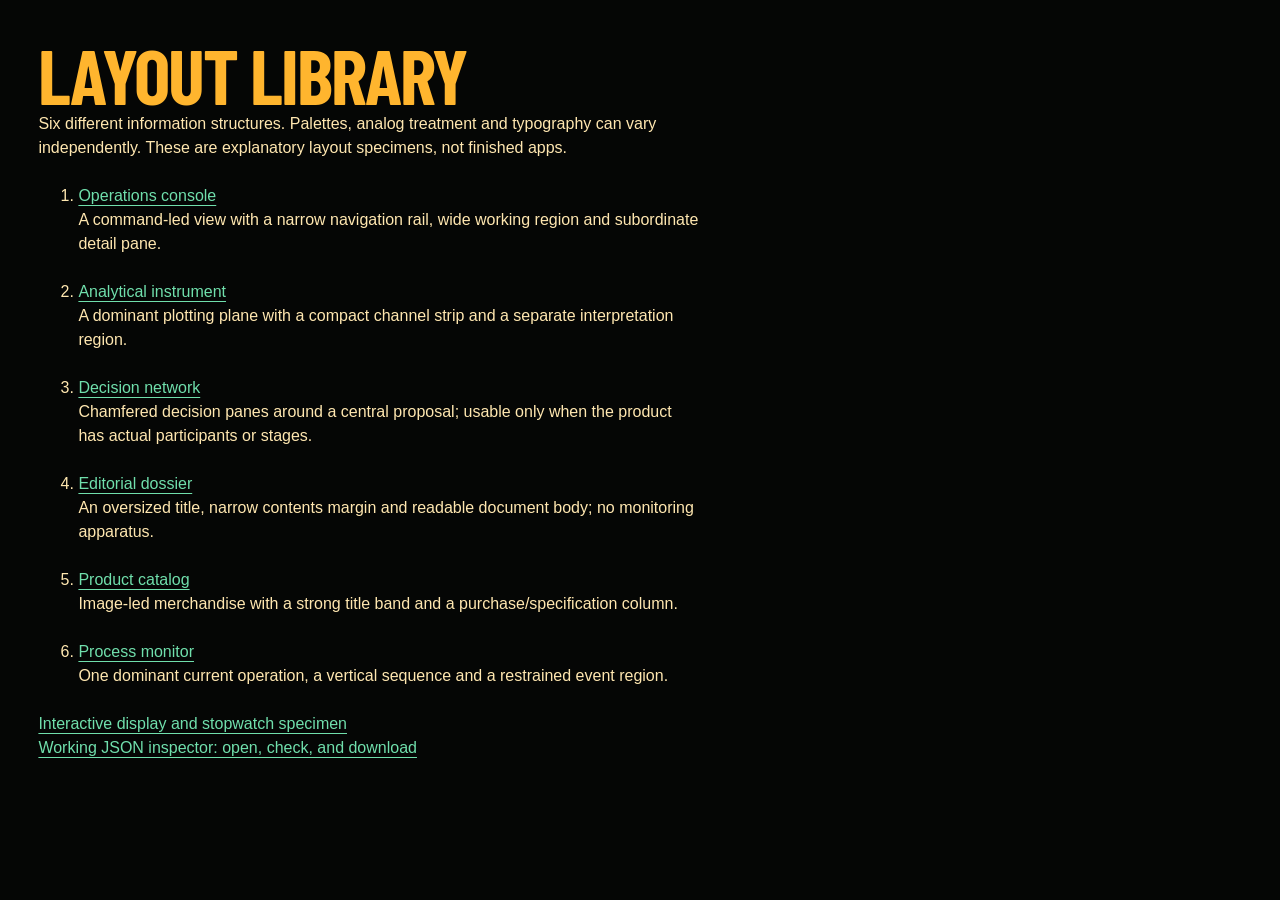
<file: evangelion-ui/assets/templates/index.html>
<!doctype html><html lang="en"><head><meta charset="utf-8"><meta name="viewport" content="width=device-width,initial-scale=1"><title>Evangelion layout library</title><link rel="stylesheet" href="../evangelion.css"><style>body{margin:0}li{margin-block:24px}p{max-width:70ch}</style></head><body class="eva"><main class="eva-content"><h1 class="eva-title">Layout library</h1><p>Six different information structures. Palettes, analog treatment and typography can vary independently. These are explanatory layout specimens, not finished apps.</p><ol><li><a href="operations.html">Operations console</a><p>A command-led view with a narrow navigation rail, wide working region and subordinate detail pane.</p></li><li><a href="analysis.html">Analytical instrument</a><p>A dominant plotting plane with a compact channel strip and a separate interpretation region.</p></li><li><a href="approval.html">Decision network</a><p>Chamfered decision panes around a central proposal; usable only when the product has actual participants or stages.</p></li><li><a href="dossier.html">Editorial dossier</a><p>An oversized title, narrow contents margin and readable document body; no monitoring apparatus.</p></li><li><a href="catalog.html">Product catalog</a><p>Image-led merchandise with a strong title band and a purchase/specification column.</p></li><li><a href="process.html">Process monitor</a><p>One dominant current operation, a vertical sequence and a restrained event region.</p></li></ol><p><a href="../specimen.html">Interactive display and stopwatch specimen</a></p><p><a href="../inspector.html">Working JSON inspector: open, check, and download</a></p></main></body></html>
</file>
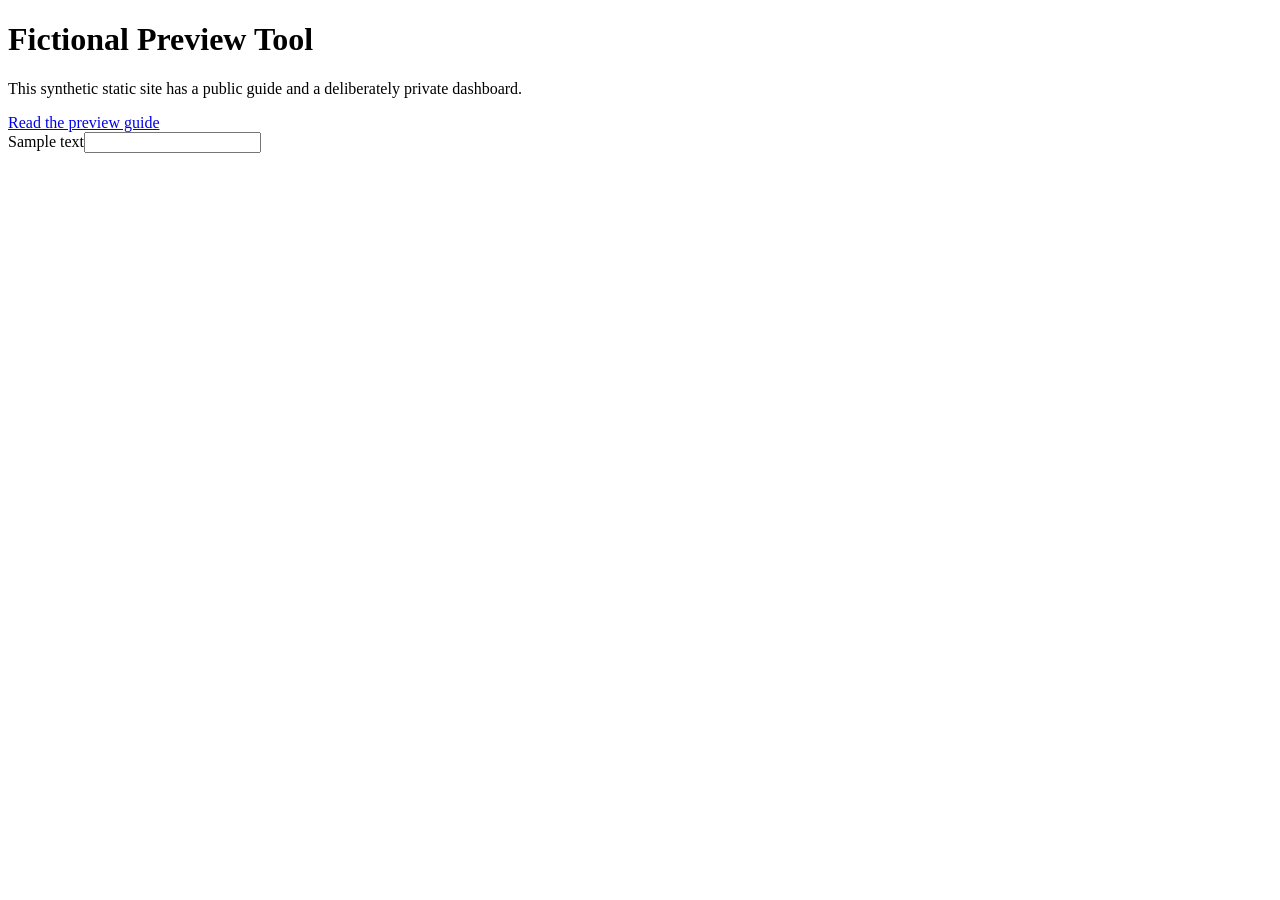
<file: goosnav-seo-optimization/evals/fixtures/site/index.html>
<!doctype html>
<html lang="en">
<head>
<meta charset="utf-8">
<title>Fictional Preview Tool</title>
<meta name="description" content="Preview sample text locally in this fictional tool.">
<meta name="robots" content="noindex">
<link rel="canonical" href="https://seo-fixture.example.invalid/">
</head>
<body>
<h1>Fictional Preview Tool</h1>
<p>This synthetic static site has a public guide and a deliberately private dashboard.</p>
<nav><a href="/missing-guide/">Read the preview guide</a></nav>
<label for="preview">Sample text</label><input id="preview">
<p id="result" aria-live="polite"></p>
<script>
document.querySelector('#preview').addEventListener('input', (event) => {
  document.querySelector('#result').textContent = event.target.value;
});
</script>
</body>
</html>
</file>
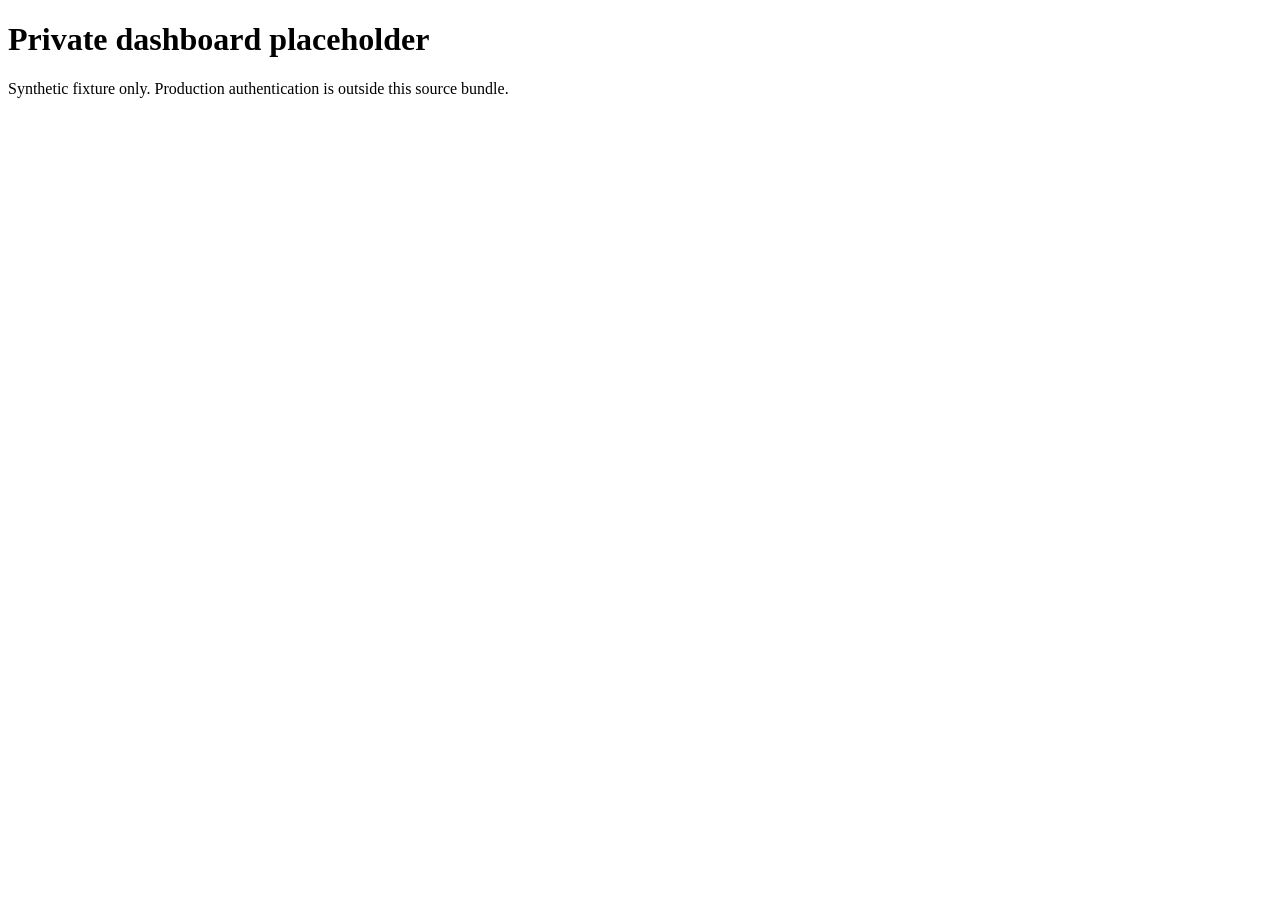
<file: goosnav-seo-optimization/evals/fixtures/site/dashboard/index.html>
<!doctype html>
<html lang="en">
<head><meta charset="utf-8"><title>Private dashboard fixture</title><meta name="robots" content="noindex"></head>
<body><h1>Private dashboard placeholder</h1><p>Synthetic fixture only. Production authentication is outside this source bundle.</p></body>
</html>
</file>
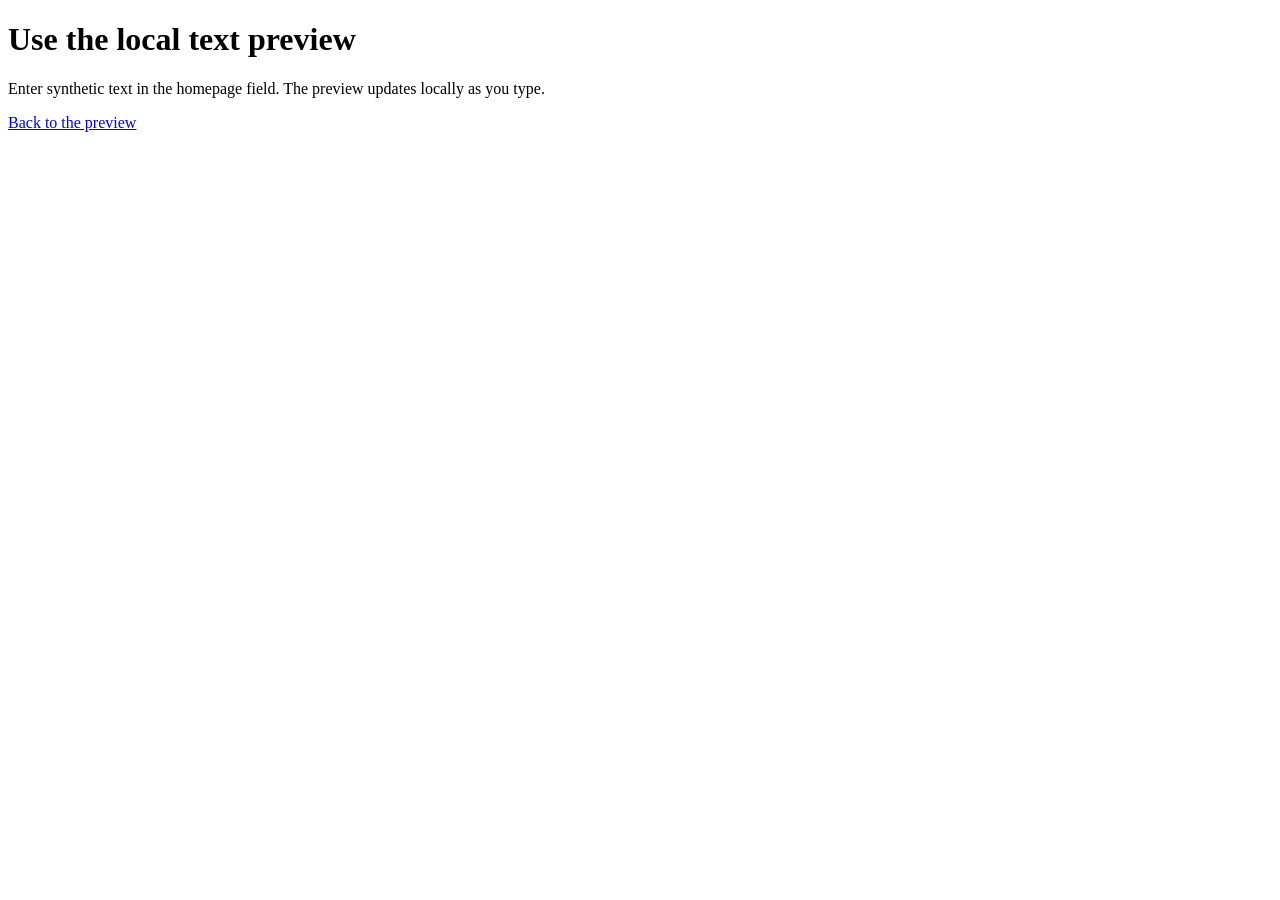
<file: goosnav-seo-optimization/evals/fixtures/site/guide/index.html>
<!doctype html>
<html lang="en">
<head>
<meta charset="utf-8">
<title>Fictional Preview Tool</title>
<meta name="description" content="Preview sample text locally in this fictional tool.">
<meta name="robots" content="noindex">
<link rel="canonical" href="https://seo-fixture.example.invalid/">
</head>
<body>
<h1>Use the local text preview</h1>
<p>Enter synthetic text in the homepage field. The preview updates locally as you type.</p>
<a href="/">Back to the preview</a>
</body>
</html>
</file>
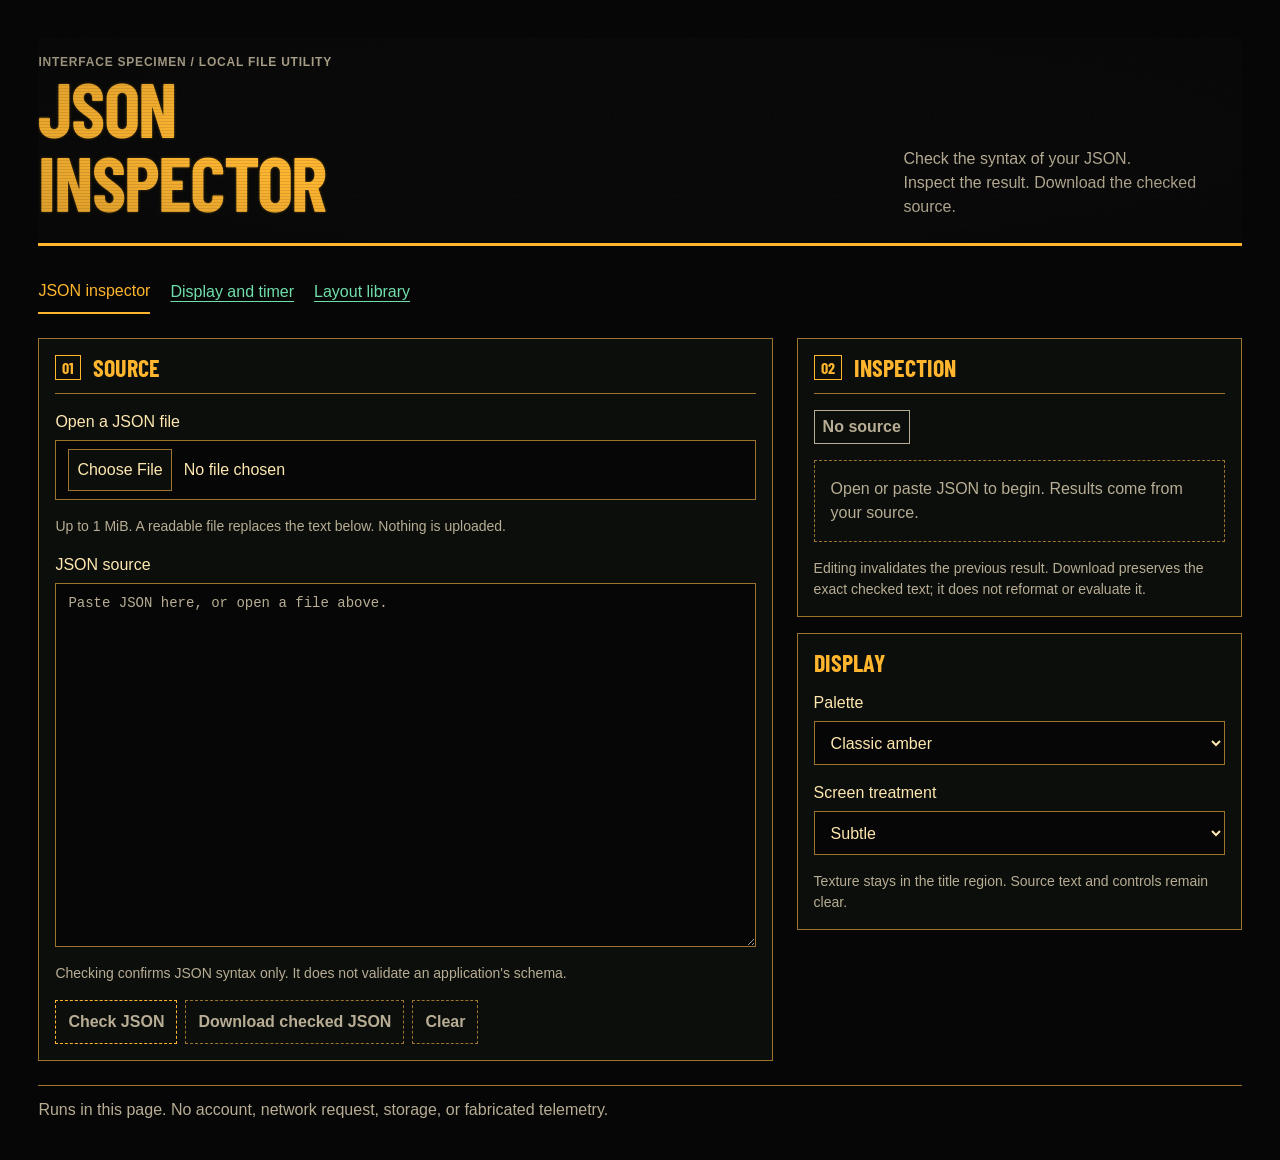
<file: evangelion-ui/assets/inspector.html>
<!doctype html>
<html lang="en">
<head>
  <meta charset="utf-8">
  <meta name="viewport" content="width=device-width,initial-scale=1">
  <title>JSON Inspector / Evangelion UI</title>
  <link rel="stylesheet" href="evangelion.css">
  <link rel="stylesheet" href="inspector.css">
  <script src="inspector.js" defer></script>
</head>
<body class="eva" data-palette="classic-amber" data-analog="subtle">
  <main class="eva-content">
    <header class="eva-header eva-screen inspector-header">
      <div>
        <p class="eva-label">Interface specimen / Local file utility</p>
        <h1 class="eva-title eva-emission">JSON<br>Inspector</h1>
      </div>
      <p class="inspector-intro">Check the syntax of your JSON.<br>Inspect the result. Download the checked source.</p>
    </header>
    <nav class="eva-nav" aria-label="Specimens">
      <a href="inspector.html" aria-current="page">JSON inspector</a>
      <a href="specimen.html">Display and timer</a>
      <a href="templates/index.html">Layout library</a>
    </nav>
    <div class="inspector-layout">
      <section class="eva-panel eva-stack" aria-labelledby="source-title">
        <div class="eva-panel-title">
          <span class="eva-plate" aria-hidden="true">01</span>
          <h2 class="eva-heading" id="source-title">Source</h2>
        </div>
        <label class="eva-field" for="source-file">
          <span>Open a JSON file</span>
          <input id="source-file" type="file" accept=".json,application/json" aria-describedby="file-help">
        </label>
        <p id="file-help" class="eva-help">Up to 1 MiB. A readable file replaces the text below. Nothing is uploaded.</p>
        <label class="eva-field" for="source">
          <span>JSON source</span>
          <textarea class="eva-code" id="source" rows="15" spellcheck="false" autocomplete="off" aria-invalid="false" aria-describedby="source-help source-error" placeholder="Paste JSON here, or open a file above."></textarea>
        </label>
        <p id="source-help" class="eva-help">Checking confirms JSON syntax only. It does not validate an application's schema.</p>
        <p id="source-error" class="eva-field-error" role="alert"></p>
        <div class="eva-controls">
          <button id="check" class="eva-button-primary" type="button" disabled>Check JSON</button>
          <button id="download" type="button" disabled>Download checked JSON</button>
          <button id="clear" type="button" disabled>Clear</button>
        </div>
      </section>
      <aside class="eva-stack" aria-labelledby="result-title">
        <section class="eva-panel eva-stack">
          <div class="eva-panel-title">
            <span class="eva-plate" aria-hidden="true">02</span>
            <h2 id="result-title" class="eva-heading">Inspection</h2>
          </div>
          <p><span id="status" class="eva-status" data-state="unknown" role="status" aria-live="polite" aria-atomic="true">No source</span></p>
          <p id="empty" class="eva-empty">Open or paste JSON to begin. Results come from your source.</p>
          <dl id="summary" class="inspector-summary" hidden>
            <div><dt>UTF-8 size</dt><dd id="bytes">—</dd></div>
            <div><dt>Top-level type</dt><dd id="kind">—</dd></div>
            <div><dt id="entries-label">Top-level entries</dt><dd id="entries">—</dd></div>
          </dl>
          <p class="eva-help">Editing invalidates the previous result. Download preserves the exact checked text; it does not reformat or evaluate it.</p>
        </section>
        <section class="eva-panel eva-stack" aria-labelledby="display-title">
          <h2 id="display-title" class="eva-heading">Display</h2>
          <label class="eva-field" for="palette">Palette
            <select id="palette">
              <option value="classic-amber">Classic amber</option>
              <option value="terminal-green">Terminal green</option>
              <option value="ice-blue">Ice blue</option>
              <option value="unit-purple">Unit purple</option>
            </select>
          </label>
          <label class="eva-field" for="analog">Screen treatment
            <select id="analog">
              <option value="off">Off</option>
              <option value="subtle" selected>Subtle</option>
              <option value="cinematic">Cinematic</option>
            </select>
          </label>
          <p class="eva-help">Texture stays in the title region. Source text and controls remain clear.</p>
        </section>
      </aside>
    </div>
    <footer class="eva-footer">Runs in this page. No account, network request, storage, or fabricated telemetry.</footer>
    <noscript><p class="eva-alert">Enable JavaScript to check and download JSON. This specimen uses no server.</p></noscript>
  </main>
</body>
</html>
</file>
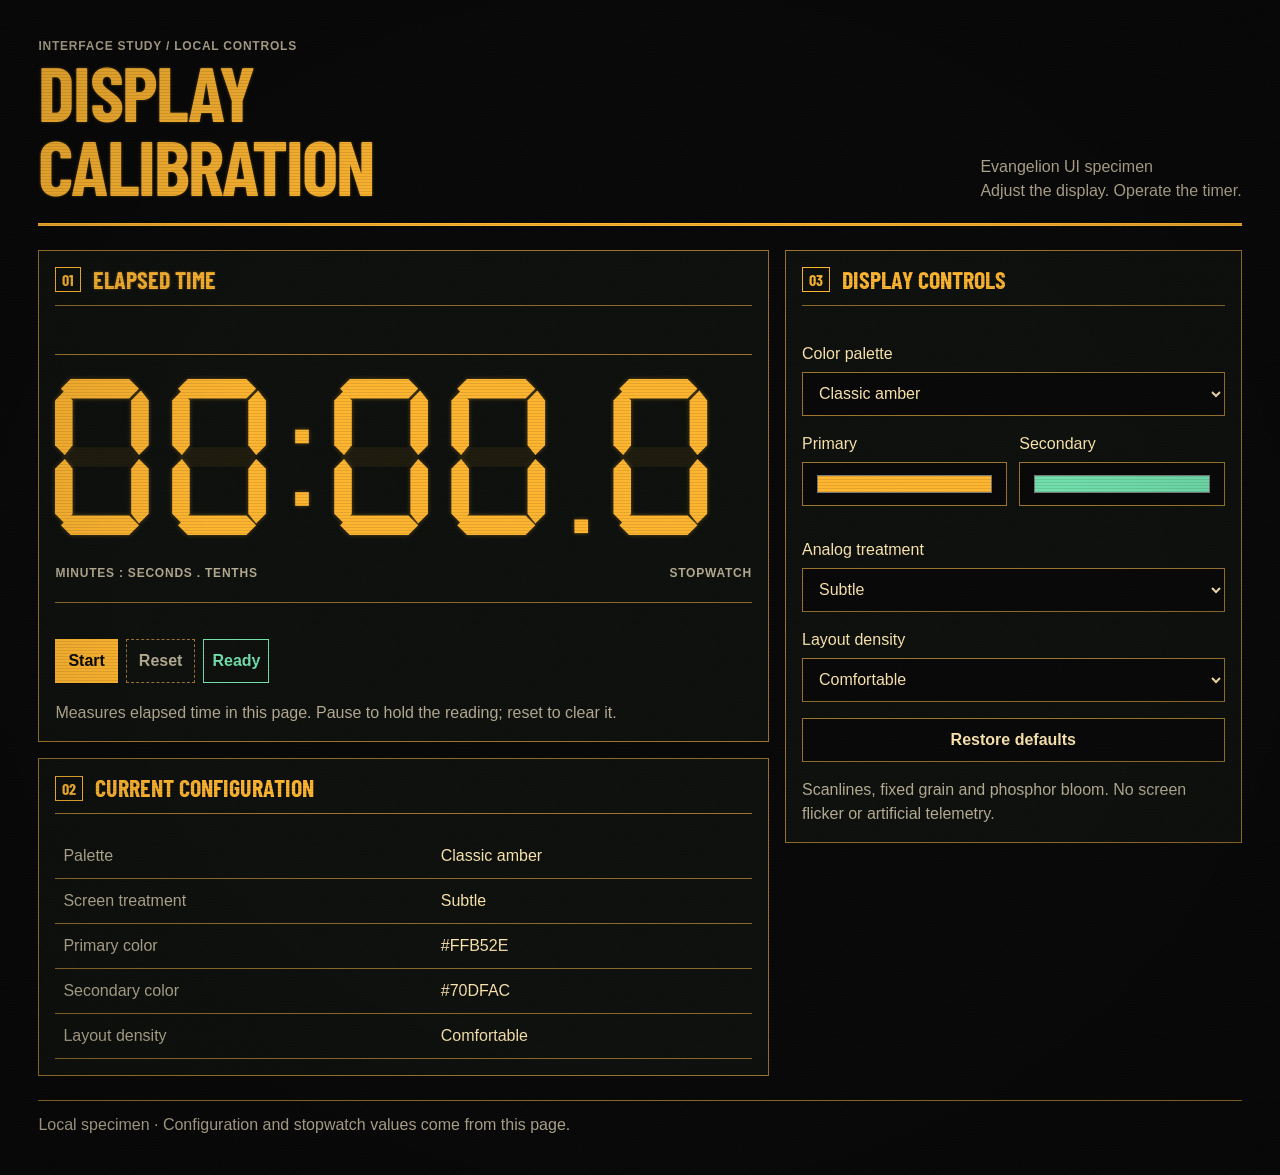
<file: evangelion-ui/assets/specimen.html>
<!doctype html>
<html lang="en"><head><meta charset="utf-8"><meta name="viewport" content="width=device-width,initial-scale=1"><title>Display / Instrument Study</title><link rel="stylesheet" href="evangelion.css"><style>body{margin:0;background:#050605}.instrument{padding-block:28px 36px}.segment-time{width:100%;max-width:660px;height:auto;color:var(--eva-primary);filter:drop-shadow(0 0 2px color-mix(in srgb,var(--eva-primary) 35%,transparent))}.eva[data-analog=off] .segment-time{filter:none}.sr-only{position:absolute;width:1px;height:1px;padding:0;margin:-1px;overflow:hidden;clip-path:inset(50%);white-space:nowrap}.reading-caption{display:flex;justify-content:space-between;gap:12px;margin-top:12px}.color-fields{display:grid;grid-template-columns:1fr 1fr;gap:12px}.eva input[type=color]{width:100%;padding:4px}.note{max-width:62ch}.instrument-lines{border-block:1px solid var(--eva-border);padding-block:20px}.field-row{display:flex;align-items:center;gap:10px;min-height:44px}.segment-time path{fill:currentColor}@media(forced-colors:active){.segment-time{filter:none}}@media print{.segment-time{filter:none}}</style></head>
<body><main class="eva eva-screen" id="display" data-palette="classic-amber" data-analog="subtle" data-density="comfortable"><div class="eva-content">
<header class="eva-header"><div><p class="eva-label">Interface study / Local controls</p><h1 class="eva-title eva-emission">Display<br>Calibration</h1></div><p class="note eva-muted">Evangelion UI specimen<br>Adjust the display. Operate the timer.</p></header>
<div class="eva-grid"><div class="eva-stack"><section class="eva-panel" aria-labelledby="timer-title"><div class="eva-panel-title"><span class="eva-plate">01</span><h2 id="timer-title" class="eva-heading eva-emission">Elapsed time</h2></div><div class="instrument"><div class="instrument-lines"><svg id="digits" class="segment-time" viewBox="0 0 400 88" role="img" aria-label="0 minutes, 0 seconds, 0 tenths"><title>Elapsed time</title></svg><div class="reading-caption eva-label"><span>Minutes : Seconds . Tenths</span><span>Stopwatch</span></div></div></div><div class="eva-controls"><button id="start" class="eva-button-primary">Start</button><button id="reset" disabled>Reset</button><span class="eva-status" id="timer-state" role="status">Ready</span></div><p class="eva-muted" style="margin-top:18px">Measures elapsed time in this page. Pause to hold the reading; reset to clear it.</p></section>
<section class="eva-panel" aria-labelledby="summary-title"><div class="eva-panel-title"><span class="eva-plate">02</span><h2 id="summary-title" class="eva-heading">Current configuration</h2></div><table class="eva-table"><tbody><tr><th scope="row">Palette</th><td id="palette-value">Classic amber</td></tr><tr><th scope="row">Screen treatment</th><td id="analog-value">Subtle</td></tr><tr><th scope="row">Primary color</th><td id="primary-value">#FFB52E</td></tr><tr><th scope="row">Secondary color</th><td id="secondary-value">#70DFAC</td></tr><tr><th scope="row">Layout density</th><td id="density-value">Comfortable</td></tr></tbody></table></section></div>
<section class="eva-panel eva-stack" aria-labelledby="controls-title"><div class="eva-panel-title"><span class="eva-plate">03</span><h2 id="controls-title" class="eva-heading">Display controls</h2></div><label class="eva-field">Color palette<select id="palette"><option value="classic-amber">Classic amber</option><option value="terminal-green">Terminal green</option><option value="ice-blue">Ice blue</option><option value="unit-purple">Unit purple</option><option value="custom">Custom</option></select></label><div class="color-fields"><label class="eva-field">Primary<input id="primary" type="color" value="#ffb52e"></label><label class="eva-field">Secondary<input id="secondary" type="color" value="#70dfac"></label></div><p id="color-error" role="status" style="color:var(--eva-danger)"></p><label class="eva-field">Analog treatment<select id="analog"><option value="off">Off</option><option value="subtle" selected>Subtle</option><option value="cinematic">Cinematic</option></select></label><label class="eva-field">Layout density<select id="density"><option value="comfortable">Comfortable</option><option value="compact">Compact</option></select></label><button id="restore">Restore defaults</button><p class="eva-muted">Scanlines, fixed grain and phosphor bloom. No screen flicker or artificial telemetry.</p></section></div>
<footer class="eva-footer">Local specimen · Configuration and stopwatch values come from this page.</footer></div></main>
<script>
const root=document.getElementById('display');const el=id=>document.getElementById(id);
const colors={'classic-amber':['#ffb52e','#70dfac'],'terminal-green':['#97ef9f','#ffcb6b'],'ice-blue':['#95ddff','#ffc16e'],'unit-purple':['#c4a3ff','#aeef64']};
let settings={palette:'classic-amber',analog:'subtle',density:'comfortable',primary:'#ffb52e',secondary:'#70dfac'};
function luminance(hex){const c=hex.match(/[a-f\d]{2}/gi).map(x=>parseInt(x,16)/255).map(x=>x<=.04045?x/12.92:((x+.055)/1.055)**2.4);return .2126*c[0]+.7152*c[1]+.0722*c[2]}
function contrast(a,b){const x=luminance(a),y=luminance(b);return (Math.max(x,y)+.05)/(Math.min(x,y)+.05)}
function validColor(c){return /^#[a-f\d]{6}$/i.test(c)&&contrast(c,'#050605')>=4.5&&contrast(c,'#0b0e0b')>=4.5}
try{const v=JSON.parse(localStorage.getItem('evangelion-ui-specimen'));if(v&&(Object.hasOwn(colors,v.palette)||v.palette==='custom')&&['off','subtle','cinematic'].includes(v.analog)&&['comfortable','compact'].includes(v.density)&&validColor(v.primary)&&validColor(v.secondary))settings=v;}catch{}
function renderSettings(){root.dataset.palette=settings.palette;root.dataset.analog=settings.analog;root.dataset.density=settings.density;root.style.setProperty('--eva-primary',settings.primary);root.style.setProperty('--eva-secondary',settings.secondary);for(const k of ['palette','analog','density','primary','secondary'])el(k).value=settings[k];el('palette-value').textContent=el('palette').selectedOptions[0].textContent;el('analog-value').textContent=el('analog').selectedOptions[0].textContent;el('density-value').textContent=el('density').selectedOptions[0].textContent;el('primary-value').textContent=settings.primary.toUpperCase();el('secondary-value').textContent=settings.secondary.toUpperCase();try{localStorage.setItem('evangelion-ui-specimen',JSON.stringify(settings));}catch{}}
for(const key of ['palette','analog','density'])el(key).addEventListener('change',e=>{settings[key]=e.target.value;if(key==='palette'&&colors[settings.palette])[settings.primary,settings.secondary]=colors[settings.palette];el('color-error').textContent='';renderSettings();});
for(const key of ['primary','secondary'])el(key).addEventListener('input',e=>{if(!validColor(e.target.value)){el('color-error').textContent='Choose a brighter color: text needs at least 4.5:1 contrast on the display background.';return;}settings[key]=e.target.value;settings.palette='custom';el('color-error').textContent='';renderSettings();});
el('restore').addEventListener('click',()=>{settings={palette:'classic-amber',analog:'subtle',density:'comfortable',primary:'#ffb52e',secondary:'#70dfac'};el('color-error').textContent='';renderSettings();});renderSettings();
// Seven-segment geometry encodes actual measured elapsed time; there is no synthetic signal.
const segs=['M8 2H38L43 7 38 12H8L3 7Z','M39 13 44 8 48 13V36L43 41 39 36Z','M39 48 43 43 48 48V71L43 76 39 71Z','M8 72H38L43 77 38 82H8L3 77Z','M0 48 5 43 9 48V71L5 76 0 71Z','M0 13 5 8 9 13V36L5 41 0 36Z','M8 37H38L43 42 38 47H8L3 42Z'];
const masks=[63,6,91,79,102,109,125,7,127,111];const ns='http://www.w3.org/2000/svg';const digits=[];let x=0;
for(const symbol of '00:00.0'){if(symbol===':'||symbol==='.'){for(const y of symbol===':'?[28,60]:[74]){const c=document.createElementNS(ns,'rect');for(const [k,v]of Object.entries({x:x+3,y,width:7,height:7,fill:'currentColor'}))c.setAttribute(k,v);el('digits').append(c);}x+=23;}else{const g=document.createElementNS(ns,'g');g.setAttribute('transform',`translate(${x} 0)`);const parts=segs.map(d=>{const p=document.createElementNS(ns,'path');p.setAttribute('d',d);g.append(p);return p});el('digits').append(g);digits.push(parts);x+=60;}}
el('digits').setAttribute('viewBox',`0 0 ${x-8} 88`);
let running=false,started=0,elapsed=0,tick=null,last=-1;
function draw(){const ms=elapsed+(running?performance.now()-started:0);const total=Math.floor(ms/100);if(total===last)return;last=total;const min=Math.floor(total/600),sec=Math.floor(total/10)%60,tenth=total%10;if(min>99){running=false;clearInterval(tick);el('start').disabled=true;el('timer-state').textContent='Limit reached — reset to continue';return;}const str=String(min).padStart(2,'0')+String(sec).padStart(2,'0')+tenth;digits.forEach((parts,i)=>parts.forEach((p,j)=>p.style.opacity=(masks[+str[i]]&(1<<j))?'1':'.06'));el('digits').setAttribute('aria-label',`${min} minutes, ${sec} seconds, ${tenth} tenths`);}
el('start').addEventListener('click',()=>{if(running){elapsed+=performance.now()-started;running=false;clearInterval(tick);}else{started=performance.now();running=true;tick=setInterval(draw,100);}el('start').textContent=running?'Pause':'Resume';el('timer-state').textContent=running?'Running':'Paused';el('reset').disabled=false;draw();});
el('reset').addEventListener('click',()=>{clearInterval(tick);running=false;elapsed=0;last=-1;el('start').textContent='Start';el('start').disabled=false;el('reset').disabled=true;el('timer-state').textContent='Ready';draw();});document.addEventListener('visibilitychange',()=>{if(document.hidden)clearInterval(tick);else if(running){draw();tick=setInterval(draw,100);}});draw();
</script></body></html>
</file>
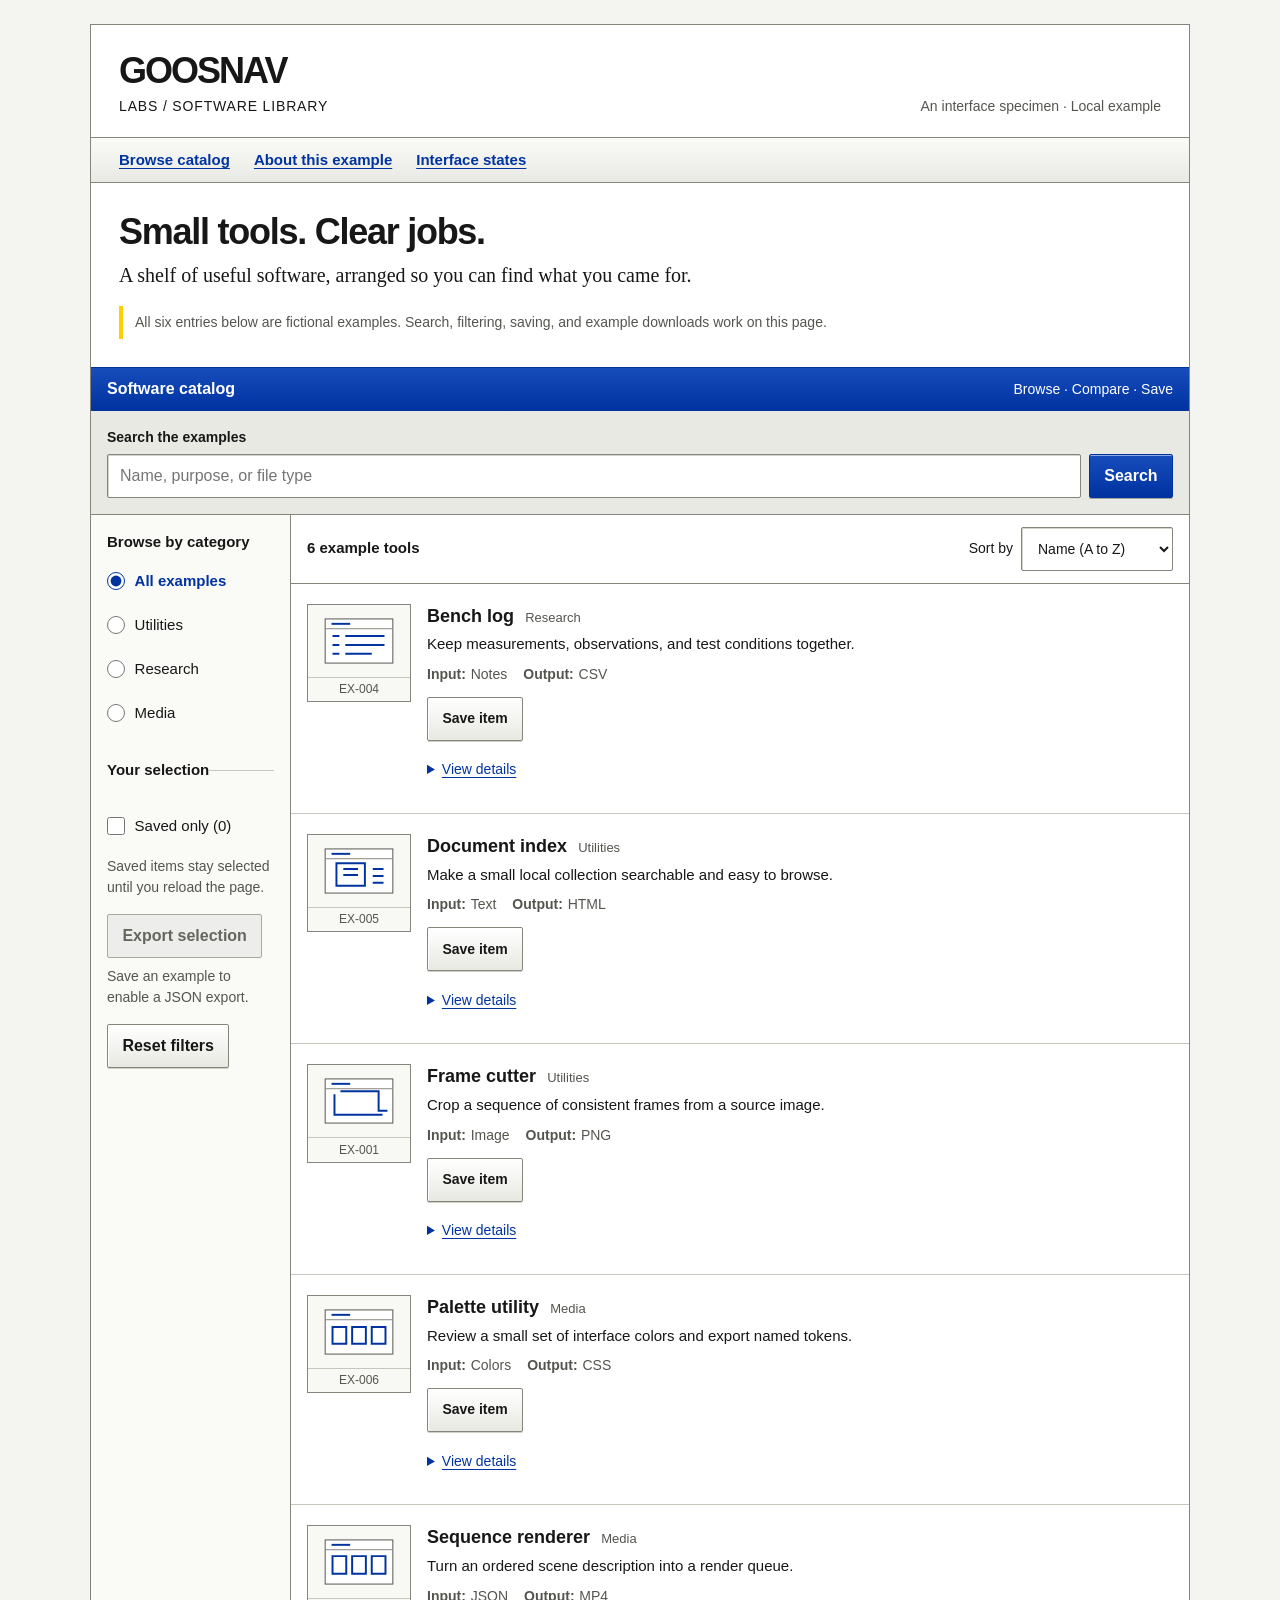
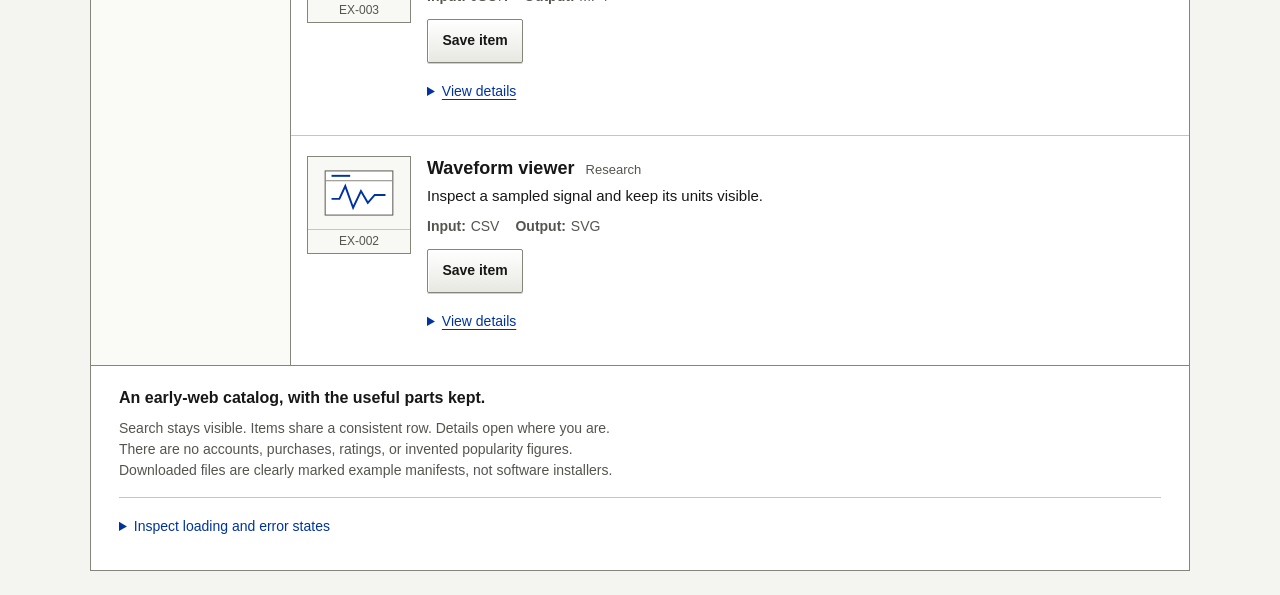
<file: goosnav-early-web-design/assets/catalog.html>
<!doctype html>
<html lang="en">
<head>
  <meta charset="utf-8">
  <meta name="viewport" content="width=device-width, initial-scale=1">
  <title>Goosnav Labs — example software catalog</title>
  <meta name="description" content="A functional, local example of Goosnav's refined early-web software style.">
  <link rel="stylesheet" href="early-web.css">
</head>
<body class="gn-web">
  <a class="gew-skip" href="#catalog">Skip to catalog</a>
  <div class="gew-frame">
    <header>
      <div class="gew-masthead">
        <div>
          <p class="gew-wordmark">GOOSNAV</p>
          <p class="gew-kicker">LABS / SOFTWARE LIBRARY</p>
        </div>
        <p class="gew-edition">An interface specimen · Local example</p>
      </div>
      <nav class="gew-navigation" aria-label="Page sections">
        <a href="#catalog">Browse catalog</a>
        <a href="#about">About this example</a>
        <a href="#states">Interface states</a>
      </nav>
      <div class="gew-intro">
        <h1>Small tools. Clear jobs.</h1>
        <p class="gew-editorial">A shelf of useful software, arranged so you can find what you came for.</p>
        <p class="gew-example-note">All six entries below are fictional examples. Search, filtering, saving, and example downloads work on this page.</p>
      </div>
    </header>

    <main id="catalog" tabindex="-1">
      <div class="gew-titlebar">
        <h2 id="catalog-title">Software catalog</h2>
        <span>Browse · Compare · Save</span>
      </div>
      <form id="search-form" class="gew-search" role="search">
        <label for="query">Search the examples</label>
        <div class="gew-search-line">
          <input id="query" type="search" name="query" placeholder="Name, purpose, or file type" autocomplete="off">
          <button class="gew-button gew-button--primary" type="submit">Search</button>
        </div>
      </form>

      <div class="gew-catalog-layout">
        <aside class="gew-sidebar" aria-label="Catalog filters">
          <fieldset id="category-filters">
            <legend>Browse by category</legend>
            <label class="gew-choice"><input type="radio" name="category" value="all" checked>All examples</label>
            <label class="gew-choice"><input type="radio" name="category" value="Utilities">Utilities</label>
            <label class="gew-choice"><input type="radio" name="category" value="Research">Research</label>
            <label class="gew-choice"><input type="radio" name="category" value="Media">Media</label>
          </fieldset>
          <fieldset id="saved-filters">
            <legend>Your selection</legend>
            <label class="gew-choice"><input id="saved-only" type="checkbox"><span id="saved-label">Saved only (0)</span></label>
          </fieldset>
          <p class="gew-small">Saved items stay selected until you reload the page.</p>
          <button id="export-saved" class="gew-button" type="button" disabled aria-describedby="export-help">Export selection</button>
          <p id="export-help" class="gew-small">Save an example to enable a JSON export.</p>
          <button id="reset-filters" class="gew-button" type="button">Reset filters</button>
        </aside>

        <section id="results" class="gew-results" aria-labelledby="catalog-title" aria-busy="false">
          <div class="gew-toolbar">
            <p id="result-count" class="gew-count">6 example tools</p>
            <div class="gew-sort">
              <label for="sort">Sort by</label>
              <select id="sort">
                <option value="name">Name (A to Z)</option>
                <option value="category">Category</option>
                <option value="number">Example number</option>
              </select>
            </div>
          </div>
          <div id="busy-state" class="gew-state gew-state--busy" hidden>
            <h3>Loading example catalog</h3>
            <p>The local examples will be ready in a moment.</p>
          </div>
          <div id="error-state" class="gew-state gew-state--error" hidden>
            <h3>Example catalog did not load</h3>
            <p>This is a simulated error from the interface-state controls. Your saved selection is still available.</p>
            <button id="retry" class="gew-button" type="button">Retry loading</button>
          </div>
          <div id="empty-state" class="gew-state" hidden>
            <h3>No examples match</h3>
            <p>Try another search, choose a different category, or reset the filters.</p>
            <button id="empty-reset" class="gew-button" type="button">Show all examples</button>
          </div>
          <ul id="catalog-list" class="gew-list" aria-label="Example software"></ul>
          <noscript><p class="gew-state">Enable JavaScript to use this local catalog example. Its source and stylesheet remain available as ordinary files.</p></noscript>
        </section>
      </div>
    </main>

    <footer class="gew-footer">
      <section id="about" aria-labelledby="about-title">
        <h2 id="about-title">An early-web catalog, with the useful parts kept.</h2>
        <p>Search stays visible. Items share a consistent row. Details open where you are. There are no accounts, purchases, ratings, or invented popularity figures. Downloaded files are clearly marked example manifests, not software installers.</p>
      </section>
      <details id="states" class="gew-state-inspector">
        <summary>Inspect loading and error states</summary>
        <p>These controls change only this local example. Reload displays a brief loading state; the error has a working retry. Saved items are preserved.</p>
        <div class="gew-row-actions">
          <button id="reload" class="gew-button" type="button">Reload examples</button>
          <button id="simulate-error" class="gew-button" type="button">Show example error</button>
        </div>
      </details>
    </footer>
  </div>
  <p id="announcement" class="gew-visually-hidden" role="status" aria-live="polite" aria-atomic="true"></p>

  <template id="item-template">
    <li class="gew-item">
      <div class="gew-thumbnail" aria-hidden="true">
        <svg viewBox="0 0 104 72" fill="none" xmlns="http://www.w3.org/2000/svg">
          <rect x="17.5" y="13.5" width="69" height="45" stroke="#55554f" fill="white"/>
          <path d="M18 23.5H86" stroke="#85857c"/>
          <path d="M24 18.5H43" stroke="#0033a0" stroke-width="2"/>
          <path class="gew-icon-detail" d="M25 44L38 33L50 47L62 30L78 39" stroke="#0033a0" stroke-width="2"/>
        </svg>
        <span class="item-id"></span>
      </div>
      <div class="gew-item-body">
        <div class="gew-item-heading"><h3 class="item-name"></h3><span class="gew-category"></span></div>
        <p class="gew-description"></p>
        <dl class="gew-metadata">
          <div><dt>Input:</dt><dd class="item-input"></dd></div>
          <div><dt>Output:</dt><dd class="item-output"></dd></div>
        </dl>
        <div class="gew-row-actions"><button class="gew-button item-save" type="button" aria-pressed="false">Save item</button></div>
        <details class="gew-details">
          <summary>View details</summary>
          <div class="gew-detail-inner">
            <p class="item-detail"></p>
            <p class="gew-small">Fictional example. The download is a JSON description of this entry.</p>
            <button class="gew-button item-download" type="button">Download example manifest</button>
          </div>
        </details>
      </div>
    </li>
  </template>

  <script>
    'use strict';
    const EXAMPLES = Object.freeze([
      {id: 'EX-001', name: 'Frame cutter', category: 'Utilities', input: 'Image', output: 'PNG', purpose: 'Crop a sequence of consistent frames from a source image.', detail: 'An example utility for specifying a frame rectangle once and applying it to a set of images. A real implementation would show the crop before export.', shape: 'M27 29V50H76M33 26H72V46H81'},
      {id: 'EX-002', name: 'Waveform viewer', category: 'Research', input: 'CSV', output: 'SVG', purpose: 'Inspect a sampled signal and keep its units visible.', detail: 'An example research tool for plotting a local data file. A real implementation would preserve axis units, input provenance, and the selected range.', shape: 'M24 42H32L38 29L46 51L54 34L61 46L68 38H79'},
      {id: 'EX-003', name: 'Sequence renderer', category: 'Media', input: 'JSON', output: 'MP4', purpose: 'Turn an ordered scene description into a render queue.', detail: 'An example media workflow with input validation, a queue, per-item progress, and a completed-output list. A real implementation would expose failed items for retry.', shape: 'M25 30H39V48H25ZM45 30H59V48H45ZM65 30H79V48H65Z'},
      {id: 'EX-004', name: 'Bench log', category: 'Research', input: 'Notes', output: 'CSV', purpose: 'Keep measurements, observations, and test conditions together.', detail: 'An example notebook for structured bench records. A real implementation would store the original values and separate measured data from interpretation.', shape: 'M25 31H32M38 31H78M25 40H32M38 40H78M25 49H32M38 49H65'},
      {id: 'EX-005', name: 'Document index', category: 'Utilities', input: 'Text', output: 'HTML', purpose: 'Make a small local collection searchable and easy to browse.', detail: 'An example indexer for documents. A real implementation would expose file names, useful excerpts, and direct links without inventing relevance or freshness data.', shape: 'M29 28H58V51H29ZM36 34H51M36 40H51M66 34H77M66 41H77M66 48H77'},
      {id: 'EX-006', name: 'Palette utility', category: 'Media', input: 'Colors', output: 'CSS', purpose: 'Review a small set of interface colors and export named tokens.', detail: 'An example palette tool for assigning semantic roles and checking foreground/background pairs. A real implementation would show contrast results from the actual colors.', shape: 'M25 31H39V48H25ZM45 31H59V48H45ZM65 31H79V48H65Z'}
    ]);
    const $ = (selector) => document.querySelector(selector);
    const list = $('#catalog-list');
    const saved = new Set();
    let phase = 'ready';
    let searchTimer;
    let loadTimer;
    let announceTimer;

    function announce(message) {
      clearTimeout(announceTimer);
      announceTimer = setTimeout(() => { $('#announcement').textContent = message; }, 100);
    }

    function filteredExamples() {
      const query = $('#query').value.trim().toLocaleLowerCase();
      const category = $('input[name="category"]:checked').value;
      const sort = $('#sort').value;
      return EXAMPLES.filter(item =>
        (category === 'all' || item.category === category) &&
        (!$('#saved-only').checked || saved.has(item.id)) &&
        [item.name, item.category, item.input, item.output, item.purpose].join(' ').toLocaleLowerCase().includes(query)
      ).sort((a, b) => sort === 'number' ? a.id.localeCompare(b.id) :
        sort === 'category' ? a.category.localeCompare(b.category) || a.name.localeCompare(b.name) :
        a.name.localeCompare(b.name));
    }

    function render(shouldAnnounce = true) {
      const openIds = new Set([...list.querySelectorAll('details[open]')].map(detail => detail.dataset.id));
      const items = filteredExamples();
      const fragment = document.createDocumentFragment();
      for (const item of items) {
        const row = $('#item-template').content.cloneNode(true);
        row.querySelector('.item-id').textContent = item.id;
        row.querySelector('.item-name').textContent = item.name;
        row.querySelector('.gew-category').textContent = item.category;
        row.querySelector('.gew-description').textContent = item.purpose;
        row.querySelector('.item-input').textContent = item.input;
        row.querySelector('.item-output').textContent = item.output;
        row.querySelector('.item-detail').textContent = item.detail;
        row.querySelector('.gew-icon-detail').setAttribute('d', item.shape);
        const saveButton = row.querySelector('.item-save');
        saveButton.dataset.save = item.id;
        saveButton.textContent = saved.has(item.id) ? 'Saved' : 'Save item';
        saveButton.setAttribute('aria-pressed', String(saved.has(item.id)));
        saveButton.setAttribute('aria-label', `${saved.has(item.id) ? 'Unsave' : 'Save'} ${item.name}`);
        row.querySelector('.item-download').dataset.download = item.id;
        const detail = row.querySelector('details');
        detail.dataset.id = item.id;
        detail.open = openIds.has(item.id);
        detail.querySelector('summary').setAttribute('aria-label', `View details for ${item.name}`);
        fragment.append(row);
      }
      list.replaceChildren(fragment);
      list.hidden = phase !== 'ready';
      $('#busy-state').hidden = phase !== 'loading';
      $('#error-state').hidden = phase !== 'error';
      $('#empty-state').hidden = phase !== 'ready' || items.length > 0;
      $('#results').setAttribute('aria-busy', String(phase === 'loading'));
      const countText = `${items.length} example ${items.length === 1 ? 'tool' : 'tools'}`;
      $('#result-count').textContent = phase === 'ready' ? countText : phase === 'loading' ? 'Loading examples…' : 'Catalog unavailable';
      $('#saved-label').textContent = `Saved only (${saved.size})`;
      $('#export-saved').disabled = saved.size === 0;
      $('#export-help').textContent = saved.size ? `${saved.size} saved ${saved.size === 1 ? 'example' : 'examples'} ready to export as JSON.` : 'Save an example to enable a JSON export.';
      for (const control of document.querySelectorAll('#search-form input, #search-form button, #category-filters input, #saved-only, #sort, #reset-filters, #reload, #simulate-error')) {
        control.disabled = phase === 'loading';
      }
      if (shouldAnnounce) announce(phase === 'ready' ? `${countText} shown.` : phase === 'loading' ? 'Loading local example catalog.' : 'Simulated catalog error. Retry loading is available.');
    }

    function resetFilters() {
      clearTimeout(searchTimer);
      $('#query').value = '';
      $('input[name="category"][value="all"]').checked = true;
      $('#saved-only').checked = false;
      $('#sort').value = 'name';
      render();
      $('#query').focus();
    }

    function reloadExamples() {
      clearTimeout(loadTimer);
      phase = 'loading';
      render();
      loadTimer = setTimeout(() => { phase = 'ready'; render(); $('#query').focus(); }, 450);
    }

    function downloadExamples(items, filename) {
      const payload = {example: true, description: 'Fictional Goosnav interface specimen; not a software installer.', items: items.map(({shape, ...item}) => item)};
      const url = URL.createObjectURL(new Blob([JSON.stringify(payload, null, 2) + '\n'], {type: 'application/json'}));
      const anchor = document.createElement('a');
      anchor.href = url;
      anchor.download = filename;
      document.body.append(anchor);
      anchor.click();
      anchor.remove();
      setTimeout(() => URL.revokeObjectURL(url), 1000);
      announce(`Downloaded ${items.length} example ${items.length === 1 ? 'manifest' : 'manifests'}.`);
    }

    $('#search-form').addEventListener('submit', event => { event.preventDefault(); clearTimeout(searchTimer); render(); });
    $('#query').addEventListener('input', () => { clearTimeout(searchTimer); searchTimer = setTimeout(render, 180); });
    $('#category-filters').addEventListener('change', () => render());
    $('#saved-only').addEventListener('change', () => render());
    $('#sort').addEventListener('change', () => render());
    $('#reset-filters').addEventListener('click', resetFilters);
    $('#empty-reset').addEventListener('click', resetFilters);
    $('#reload').addEventListener('click', reloadExamples);
    $('#retry').addEventListener('click', reloadExamples);
    $('#simulate-error').addEventListener('click', () => { clearTimeout(loadTimer); phase = 'error'; render(); $('#retry').focus(); });
    $('#export-saved').addEventListener('click', () => downloadExamples(EXAMPLES.filter(item => saved.has(item.id)), 'goosnav-example-selection.json'));
    list.addEventListener('click', event => {
      const saveButton = event.target.closest('button[data-save]');
      if (saveButton) {
        const id = saveButton.dataset.save;
        saved.has(id) ? saved.delete(id) : saved.add(id);
        render(false);
        const replacement = list.querySelector(`button[data-save="${id}"]`) || list.querySelector('button[data-save]') || $('#saved-only');
        replacement.focus();
        announce(`${EXAMPLES.find(item => item.id === id).name} ${saved.has(id) ? 'saved' : 'removed from selection'}. ${saved.size} saved.`);
      }
      const downloadButton = event.target.closest('button[data-download]');
      if (downloadButton) {
        const item = EXAMPLES.find(entry => entry.id === downloadButton.dataset.download);
        downloadExamples([item], `${item.id.toLowerCase()}-example-manifest.json`);
      }
    });
    render(false);
  </script>
</body>
</html>
</file>
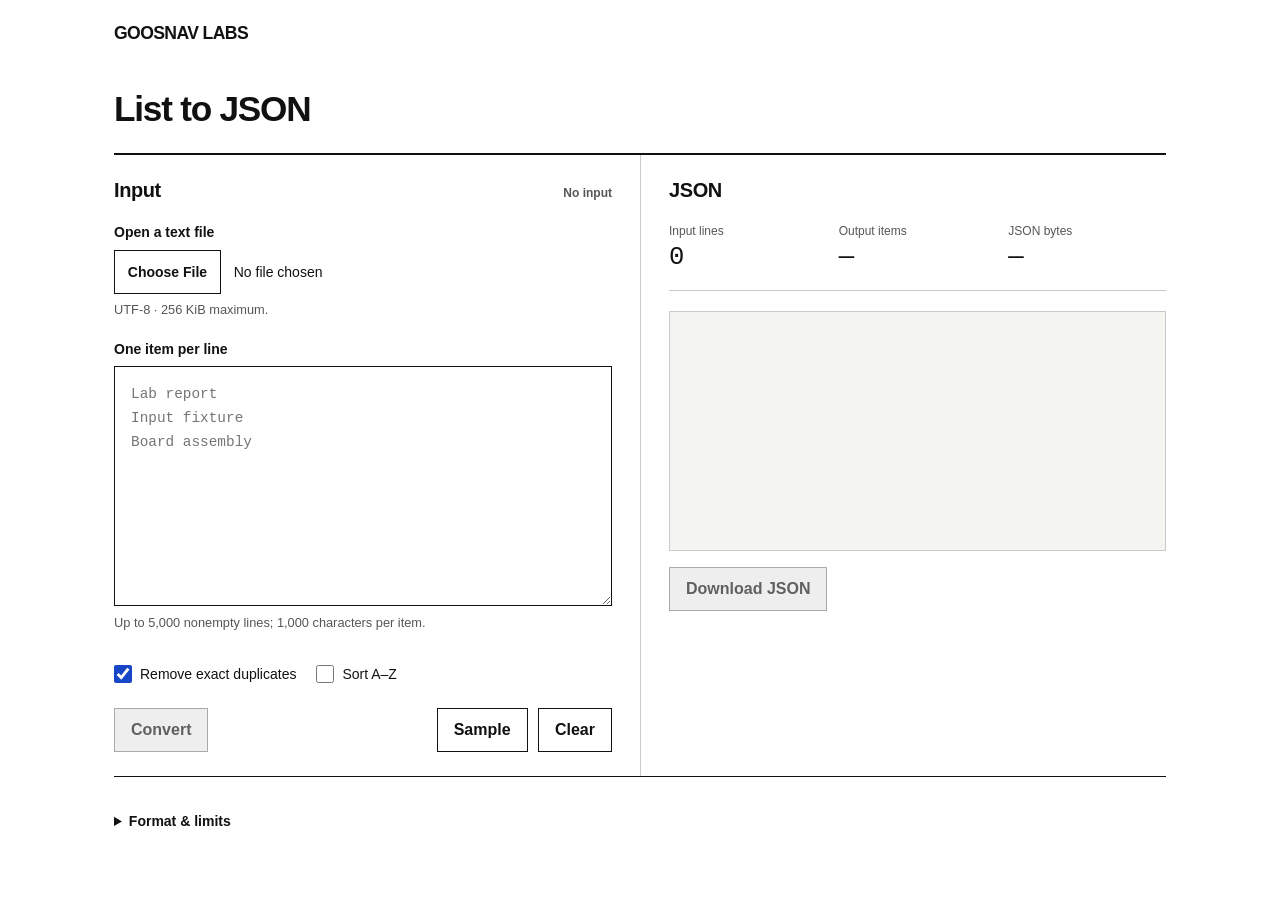
<file: goosnav-web-design/assets/workbench.html>
<!doctype html>
<html lang="en">
<head>
  <meta charset="utf-8">
  <meta name="viewport" content="width=device-width, initial-scale=1">
  <meta name="description" content="Convert a plain text list into a clean JSON array. A local Goosnav utility and interface specimen.">
  <title>List to JSON — Goosnav Labs</title>
  <link rel="stylesheet" href="goosnav.css">
  <script src="workbench.js" defer></script>
</head>
<body class="goosnav-ui">
  <a class="gn-skip" href="#workbench">Skip to converter</a>
  <div class="gn-frame">
    <header class="gn-header">
      <span class="gn-wordmark">GOOSNAV LABS</span>
    </header>
    <main>
      <section class="gn-intro" aria-labelledby="page-title">
        <h1 id="page-title">List to JSON</h1>
      </section>
      <noscript><p class="gn-error">Enable JavaScript to run this local converter. No files are uploaded.</p></noscript>
      <div class="gn-workbench" id="workbench">
        <section class="gn-pane" aria-labelledby="source-heading">
          <div class="gn-section-head">
            <h2 id="source-heading">Input</h2>
            <span class="gn-state" id="source-kind">No input</span>
          </div>
          <form id="list-form" novalidate>
            <fieldset class="gn-controls" id="input-controls" disabled>
              <legend class="gn-visually-hidden">List input and options</legend>
              <div class="gn-field">
                <label class="gn-label" for="list-file">Open a text file</label>
                <input id="list-file" type="file" accept=".txt,text/plain" aria-describedby="file-help input-error">
                <span class="gn-help" id="file-help">UTF-8 · 256 KiB maximum.</span>
              </div>
              <div class="gn-field">
                <label class="gn-label" for="list-source">One item per line</label>
                <textarea id="list-source" spellcheck="false" placeholder="Lab report&#10;Input fixture&#10;Board assembly" aria-describedby="source-help input-error"></textarea>
                <span class="gn-help" id="source-help">Up to 5,000 nonempty lines; 1,000 characters per item.</span>
              </div>
              <div class="gn-options">
                <label class="gn-check"><input id="remove-duplicates" type="checkbox" checked>Remove exact duplicates</label>
                <label class="gn-check"><input id="sort-items" type="checkbox">Sort A–Z</label>
              </div>
              <div class="gn-actions">
                <button class="gn-primary" type="submit" id="convert" disabled>Convert</button>
                <button type="button" id="sample">Sample</button>
                <button type="button" id="clear">Clear</button>
              </div>
            </fieldset>
            <p class="gn-error" id="input-error" role="alert" hidden></p>
            <p class="gn-visually-hidden" id="status" role="status" aria-live="polite" aria-atomic="true"></p>
          </form>
        </section>
        <section class="gn-pane" id="result-region" aria-labelledby="result-heading">
          <div class="gn-section-head">
            <h2 id="result-heading" tabindex="-1">JSON</h2>
            <span class="gn-state" id="result-state" data-state="empty"></span>
          </div>
          <dl class="gn-metrics">
            <div><dt>Input lines</dt><dd id="input-count">0</dd></div>
            <div><dt>Output items</dt><dd id="output-count">—</dd></div>
            <div><dt>JSON bytes</dt><dd id="output-bytes">—</dd></div>
          </dl>
          <div class="gn-output">
            <div id="empty-result" aria-hidden="true"></div>
            <pre id="json-preview" tabindex="0" aria-label="Generated JSON" hidden></pre>
          </div>
          <div class="gn-output-actions">
            <button type="button" id="download" disabled>Download JSON</button>
            <span id="download-note"></span>
          </div>
        </section>
      </div>
      <details class="gn-format" id="format">
        <summary>Format &amp; limits</summary>
        <p>Each nonempty line becomes one string. Leading and trailing spaces are removed; internal spaces and punctuation stay intact. Duplicate matching is case-sensitive. The download is a UTF-8 JSON array, ready for a script or another tool. Editing your source or options clears the previous result.</p>
      </details>
    </main>
  </div>
</body>
</html>
</file>
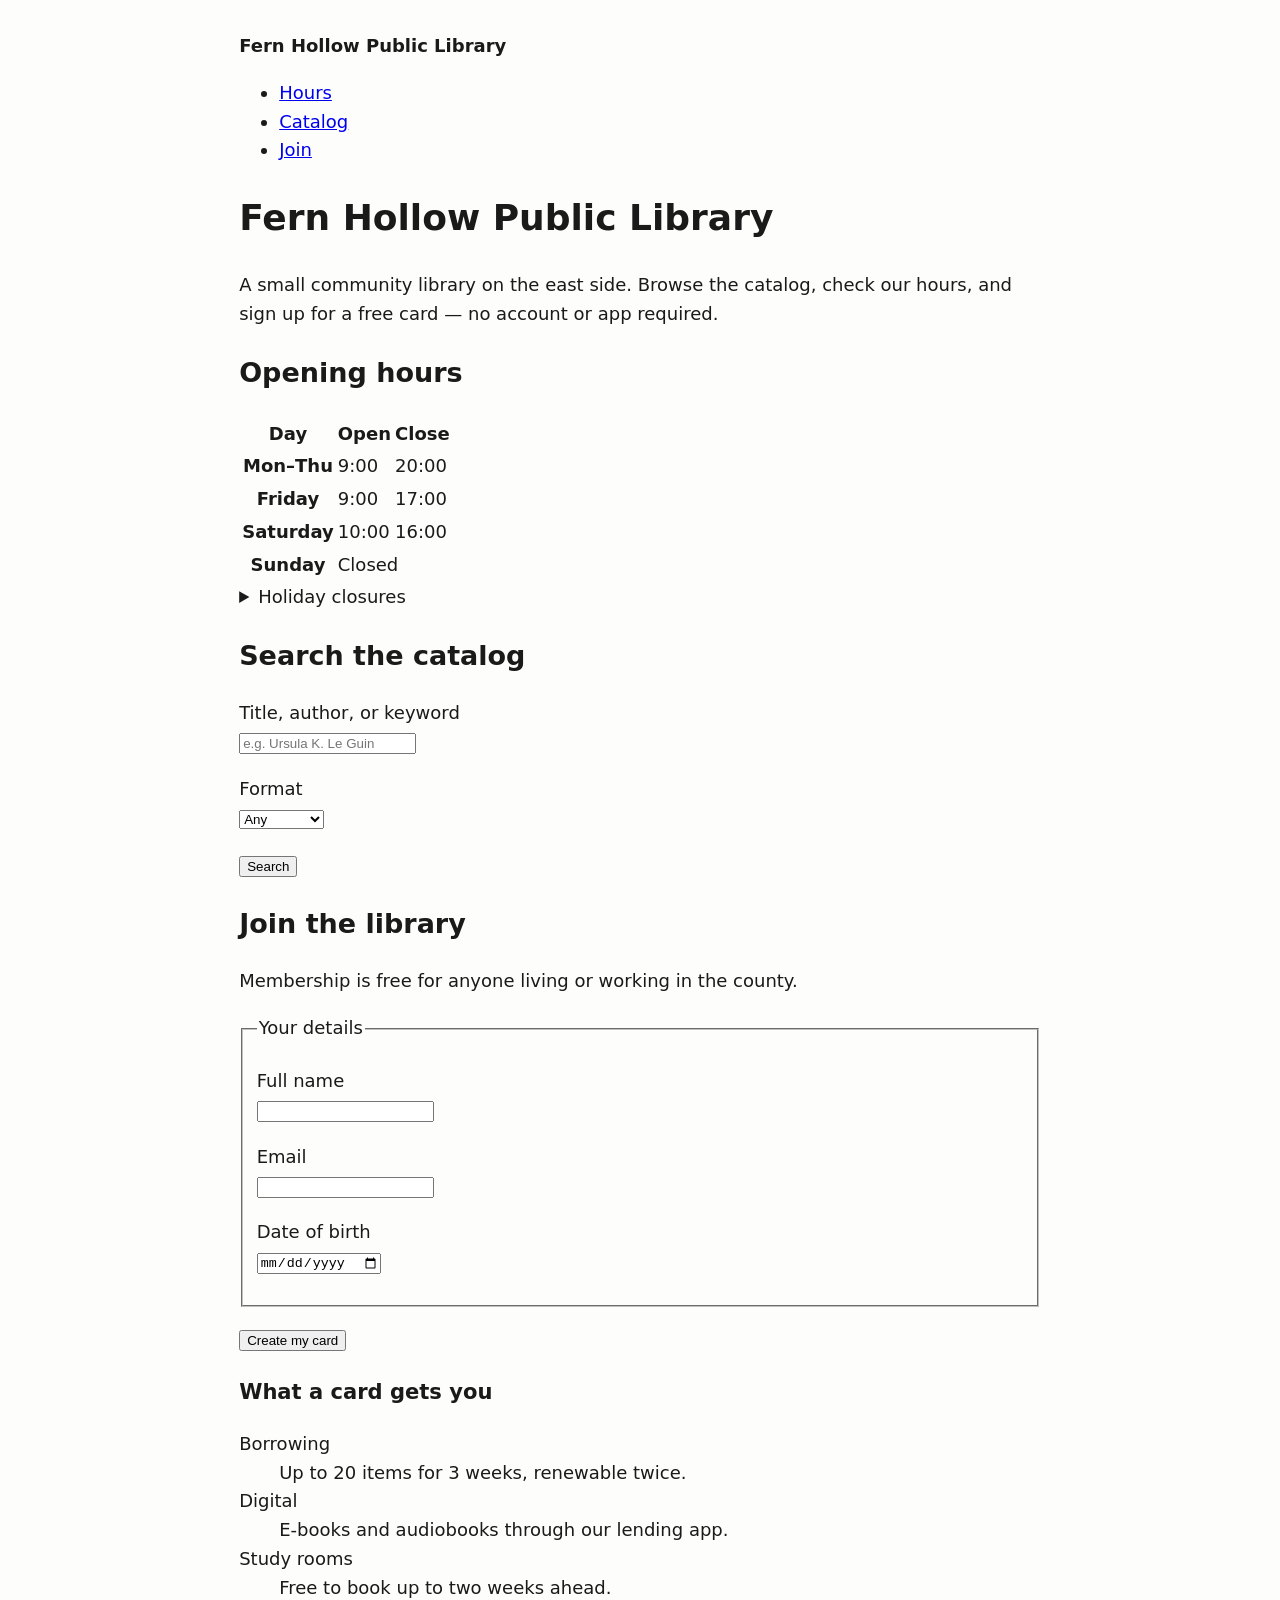
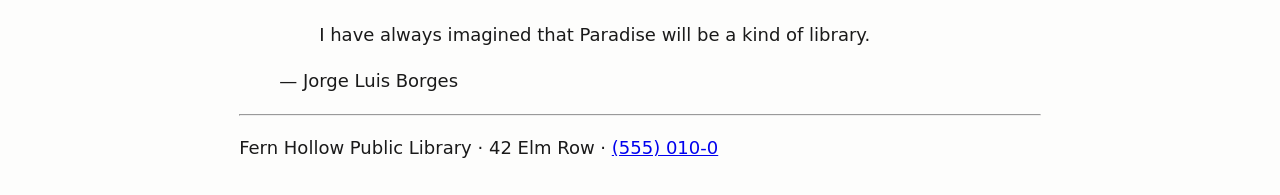
<file: minimal-html-web-design/references/example.html>
<!doctype html>
<html lang="en">
<head>
  <meta charset="utf-8">
  <meta name="viewport" content="width=device-width, initial-scale=1">
  <title>Fern Hollow Library — Hours, Catalog Search &amp; Membership</title>

  <!-- The ONLY styling: the optional class-free baseline (see baseline.css).
       Delete this whole <style> block and the page is still fully usable and
       correctly ordered — that is the test this skill cares about. -->
  <style>
    body { max-width: 70ch; margin: 2rem auto; padding: 0 1rem;
           font-family: system-ui, sans-serif; font-size: 1.125rem;
           line-height: 1.6; color: #1a1a1a; background: #fdfdfc; }
    img { max-width: 100%; height: auto; }
  </style>
</head>
<body>

  <header>
    <p><strong>Fern Hollow Public Library</strong></p>
    <nav aria-label="Primary">
      <ul>
        <li><a href="#hours">Hours</a></li>
        <li><a href="#catalog">Catalog</a></li>
        <li><a href="#join">Join</a></li>
      </ul>
    </nav>
  </header>

  <main>
    <h1>Fern Hollow Public Library</h1>
    <p>
      A small community library on the east side. Browse the catalog, check our
      hours, and sign up for a free card — no account or app required.
    </p>

    <section id="hours">
      <h2>Opening hours</h2>
      <table>
        <thead>
          <tr><th scope="col">Day</th><th scope="col">Open</th><th scope="col">Close</th></tr>
        </thead>
        <tbody>
          <tr><th scope="row">Mon–Thu</th><td>9:00</td><td>20:00</td></tr>
          <tr><th scope="row">Friday</th><td>9:00</td><td>17:00</td></tr>
          <tr><th scope="row">Saturday</th><td>10:00</td><td>16:00</td></tr>
          <tr><th scope="row">Sunday</th><td colspan="2">Closed</td></tr>
        </tbody>
      </table>

      <details>
        <summary>Holiday closures</summary>
        <p>Closed on all public holidays and for one week of maintenance each
        January. Exact January dates are posted at the front desk.</p>
      </details>
    </section>

    <section id="catalog">
      <h2>Search the catalog</h2>
      <form action="/search" method="get">
        <p>
          <label for="q">Title, author, or keyword</label><br>
          <input type="search" id="q" name="q" required placeholder="e.g. Ursula K. Le Guin">
        </p>
        <p>
          <label for="format">Format</label><br>
          <select id="format" name="format">
            <option value="">Any</option>
            <option value="book">Book</option>
            <option value="ebook">E-book</option>
            <option value="audio">Audiobook</option>
          </select>
        </p>
        <p><button type="submit">Search</button></p>
      </form>
    </section>

    <section id="join">
      <h2>Join the library</h2>
      <p>Membership is free for anyone living or working in the county.</p>
      <form action="/join" method="post">
        <fieldset>
          <legend>Your details</legend>
          <p>
            <label for="name">Full name</label><br>
            <input type="text" id="name" name="name" required autocomplete="name">
          </p>
          <p>
            <label for="email">Email</label><br>
            <input type="email" id="email" name="email" required autocomplete="email">
          </p>
          <p>
            <label for="dob">Date of birth</label><br>
            <input type="date" id="dob" name="dob">
          </p>
        </fieldset>
        <p><button type="submit">Create my card</button></p>
      </form>

      <h3>What a card gets you</h3>
      <dl>
        <dt>Borrowing</dt><dd>Up to 20 items for 3 weeks, renewable twice.</dd>
        <dt>Digital</dt><dd>E-books and audiobooks through our lending app.</dd>
        <dt>Study rooms</dt><dd>Free to book up to two weeks ahead.</dd>
      </dl>
    </section>

    <figure>
      <blockquote cite="https://en.wikipedia.org/wiki/Jorge_Luis_Borges">
        <p>I have always imagined that Paradise will be a kind of library.</p>
      </blockquote>
      <figcaption>— Jorge Luis Borges</figcaption>
    </figure>
  </main>

  <footer>
    <hr>
    <p>Fern Hollow Public Library · 42 Elm Row · <a href="tel:+15550100">(555) 010-0</a></p>
  </footer>

</body>
</html>
</file>
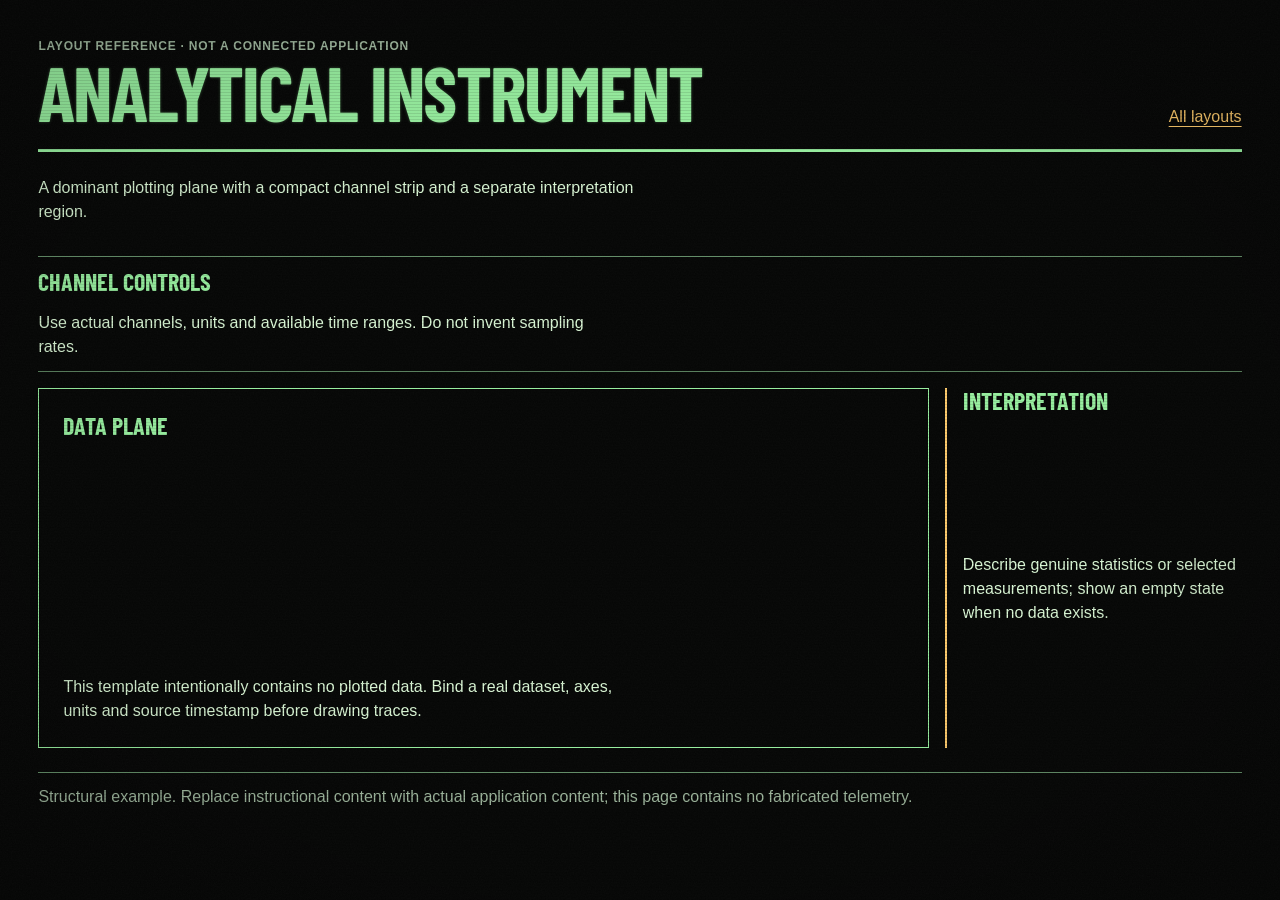
<file: evangelion-ui/assets/templates/analysis.html>
<!doctype html><html lang="en"><head><meta charset="utf-8"><meta name="viewport" content="width=device-width,initial-scale=1"><title>Analytical instrument — layout reference</title><link rel="stylesheet" href="../evangelion.css"><link rel="stylesheet" href="analysis.css"><style>body{margin:0;background:#050605}.eva-screen{min-height:100vh}.eva-layout p{max-width:65ch}</style></head><body><main class="eva eva-screen" data-template="analysis" data-palette="terminal-green" data-analog="subtle"><div class="eva-content"><header class="eva-header"><div><p class="eva-label">Layout reference · not a connected application</p><h1 class="eva-title eva-emission">Analytical instrument</h1></div><a href="index.html">All layouts</a></header><p style="margin-bottom:32px;max-width:70ch">A dominant plotting plane with a compact channel strip and a separate interpretation region.</p><div class="eva-layout"><section class="eva-rail eva-stack"><h2 class="eva-heading">Channel controls</h2><p>Use actual channels, units and available time ranges. Do not invent sampling rates.</p></section><section class="eva-main eva-stack"><h2 class="eva-heading">Data plane</h2><p>This template intentionally contains no plotted data. Bind a real dataset, axes, units and source timestamp before drawing traces.</p></section><aside class="eva-detail eva-stack"><h2 class="eva-heading">Interpretation</h2><p>Describe genuine statistics or selected measurements; show an empty state when no data exists.</p></aside></div><footer class="eva-footer">Structural example. Replace instructional content with actual application content; this page contains no fabricated telemetry.</footer></div></main></body></html>
</file>
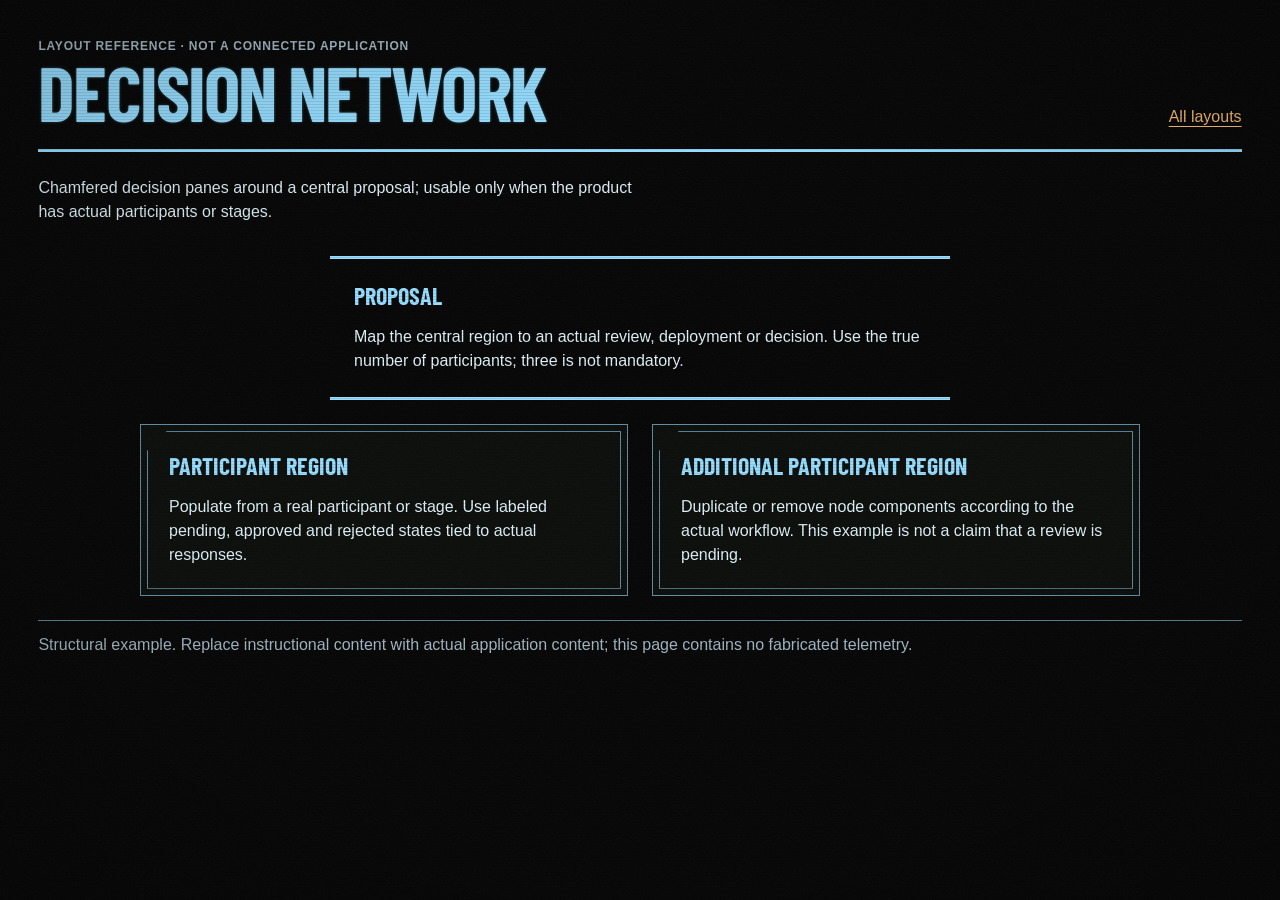
<file: evangelion-ui/assets/templates/approval.html>
<!doctype html><html lang="en"><head><meta charset="utf-8"><meta name="viewport" content="width=device-width,initial-scale=1"><title>Decision network — layout reference</title><link rel="stylesheet" href="../evangelion.css"><link rel="stylesheet" href="approval.css"><style>body{margin:0;background:#050605}.eva-screen{min-height:100vh}.eva-layout p{max-width:65ch}</style></head><body><main class="eva eva-screen" data-template="approval" data-palette="ice-blue" data-analog="subtle"><div class="eva-content"><header class="eva-header"><div><p class="eva-label">Layout reference · not a connected application</p><h1 class="eva-title eva-emission">Decision network</h1></div><a href="index.html">All layouts</a></header><p style="margin-bottom:32px;max-width:70ch">Chamfered decision panes around a central proposal; usable only when the product has actual participants or stages.</p><div class="eva-layout"><section class="eva-main eva-stack"><h2 class="eva-heading">Proposal</h2><p>Map the central region to an actual review, deployment or decision. Use the true number of participants; three is not mandatory.</p></section><section class="eva-node eva-stack"><h2 class="eva-heading">Participant region</h2><p>Populate from a real participant or stage. Use labeled pending, approved and rejected states tied to actual responses.</p></section><section class="eva-node eva-stack"><h2 class="eva-heading">Additional participant region</h2><p>Duplicate or remove node components according to the actual workflow. This example is not a claim that a review is pending.</p></section></div><footer class="eva-footer">Structural example. Replace instructional content with actual application content; this page contains no fabricated telemetry.</footer></div></main></body></html>
</file>
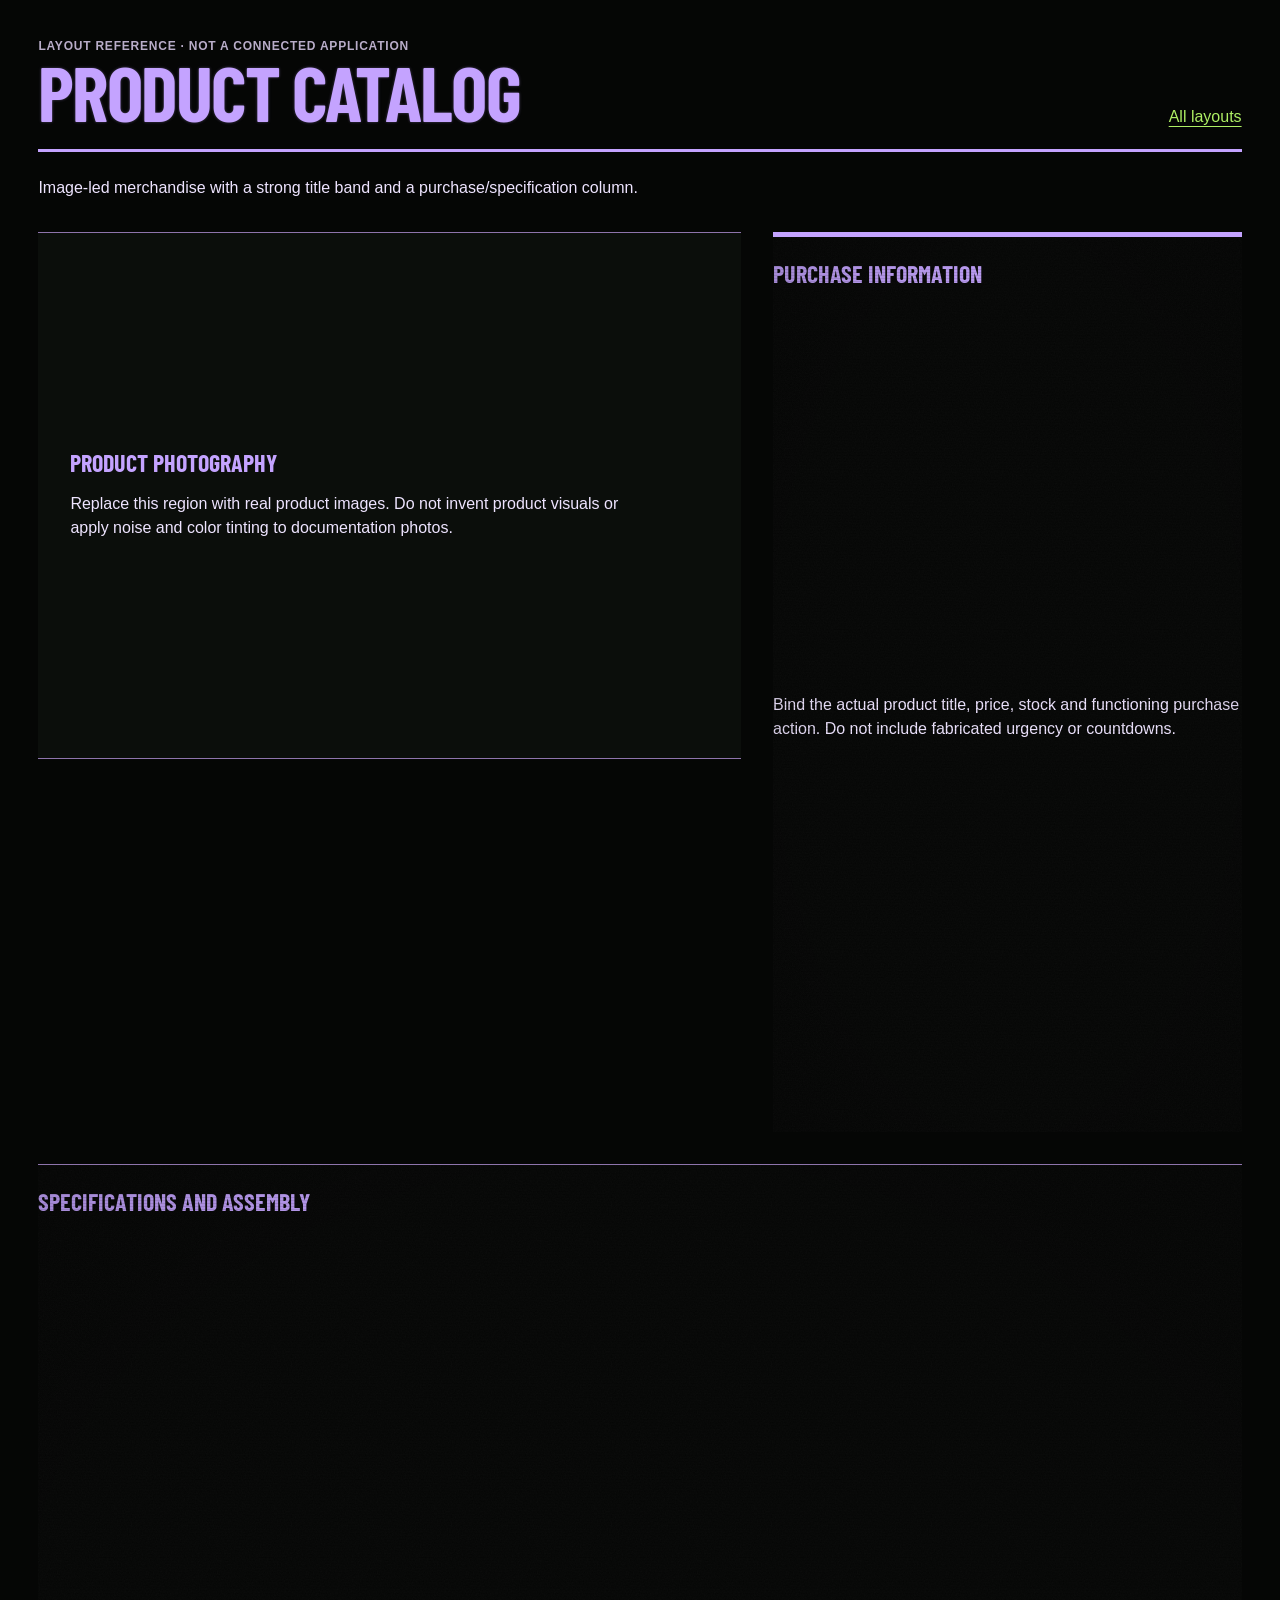
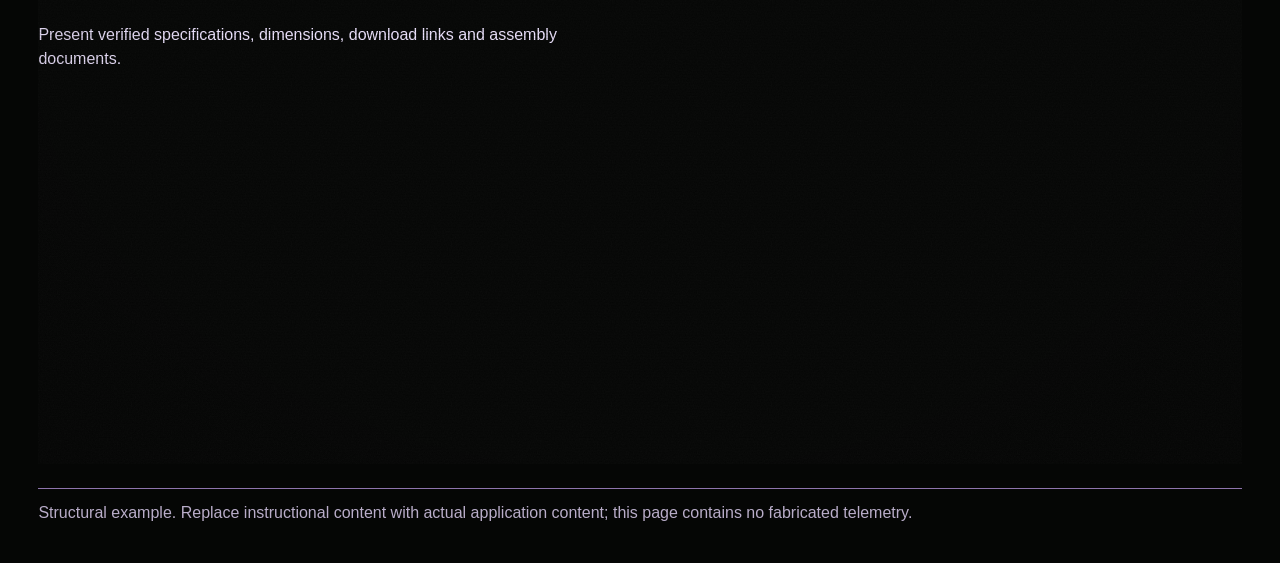
<file: evangelion-ui/assets/templates/catalog.html>
<!doctype html><html lang="en"><head><meta charset="utf-8"><meta name="viewport" content="width=device-width,initial-scale=1"><title>Product catalog — layout reference</title><link rel="stylesheet" href="../evangelion.css"><link rel="stylesheet" href="catalog.css"><style>body{margin:0;background:#050605}.eva-screen{min-height:100vh}.eva-layout p{max-width:65ch}</style></head><body><main class="eva" data-template="catalog" data-palette="unit-purple" data-analog="subtle"><div class="eva-content"><header class="eva-header"><div><p class="eva-label">Layout reference · not a connected application</p><h1 class="eva-title eva-emission">Product catalog</h1></div><a href="index.html">All layouts</a></header><p style="margin-bottom:32px;max-width:70ch">Image-led merchandise with a strong title band and a purchase/specification column.</p><div class="eva-layout"><section class="eva-media eva-stack"><h2 class="eva-heading">Product photography</h2><p>Replace this region with real product images. Do not invent product visuals or apply noise and color tinting to documentation photos.</p></section><section class="eva-main eva-stack eva-screen"><h2 class="eva-heading">Purchase information</h2><p>Bind the actual product title, price, stock and functioning purchase action. Do not include fabricated urgency or countdowns.</p></section><section class="eva-detail eva-stack eva-screen"><h2 class="eva-heading">Specifications and assembly</h2><p>Present verified specifications, dimensions, download links and assembly documents.</p></section></div><footer class="eva-footer">Structural example. Replace instructional content with actual application content; this page contains no fabricated telemetry.</footer></div></main></body></html>
</file>
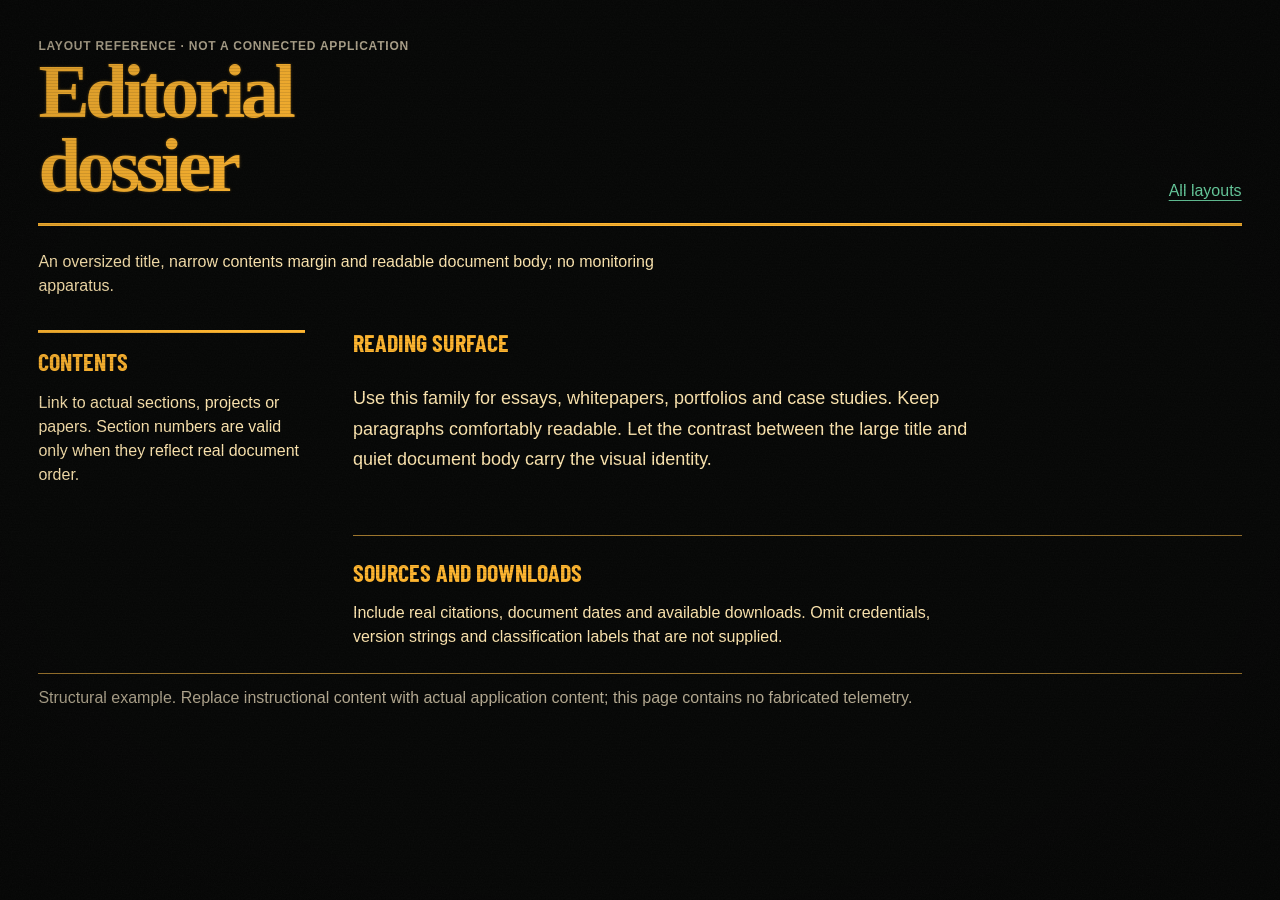
<file: evangelion-ui/assets/templates/dossier.html>
<!doctype html><html lang="en"><head><meta charset="utf-8"><meta name="viewport" content="width=device-width,initial-scale=1"><title>Editorial dossier — layout reference</title><link rel="stylesheet" href="../evangelion.css"><link rel="stylesheet" href="dossier.css"><style>body{margin:0;background:#050605}.eva-screen{min-height:100vh}.eva-layout p{max-width:65ch}</style></head><body><main class="eva eva-screen" data-template="dossier" data-palette="classic-amber" data-analog="subtle"><div class="eva-content"><header class="eva-header"><div><p class="eva-label">Layout reference · not a connected application</p><h1 class="eva-title eva-emission">Editorial dossier</h1></div><a href="index.html">All layouts</a></header><p style="margin-bottom:32px;max-width:70ch">An oversized title, narrow contents margin and readable document body; no monitoring apparatus.</p><div class="eva-layout"><nav class="eva-rail eva-stack"><h2 class="eva-heading">Contents</h2><p>Link to actual sections, projects or papers. Section numbers are valid only when they reflect real document order.</p></nav><article class="eva-main eva-stack"><h2 class="eva-heading">Reading surface</h2><p>Use this family for essays, whitepapers, portfolios and case studies. Keep paragraphs comfortably readable. Let the contrast between the large title and quiet document body carry the visual identity.</p></article><aside class="eva-detail eva-stack"><h2 class="eva-heading">Sources and downloads</h2><p>Include real citations, document dates and available downloads. Omit credentials, version strings and classification labels that are not supplied.</p></aside></div><footer class="eva-footer">Structural example. Replace instructional content with actual application content; this page contains no fabricated telemetry.</footer></div></main></body></html>
</file>
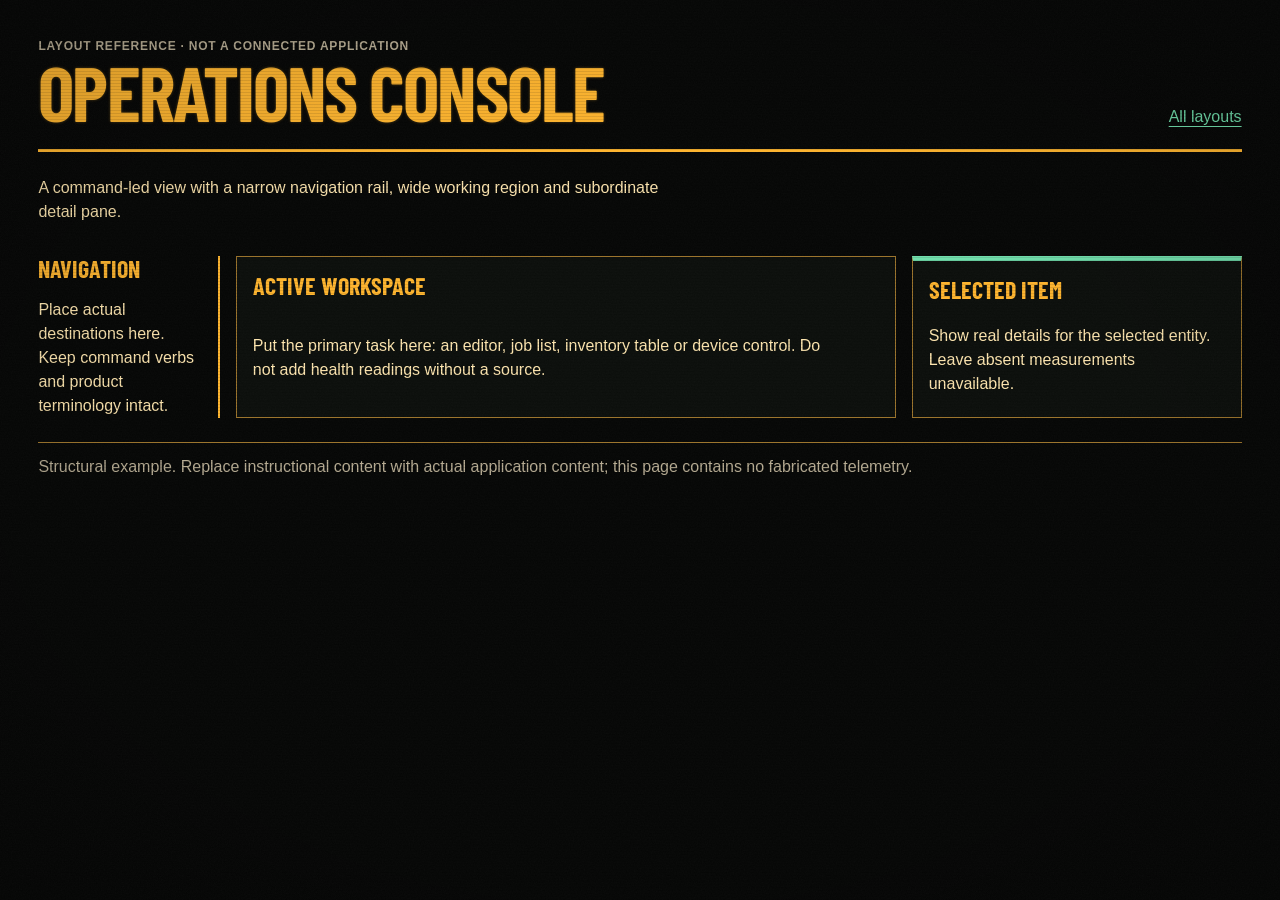
<file: evangelion-ui/assets/templates/operations.html>
<!doctype html><html lang="en"><head><meta charset="utf-8"><meta name="viewport" content="width=device-width,initial-scale=1"><title>Operations console — layout reference</title><link rel="stylesheet" href="../evangelion.css"><link rel="stylesheet" href="operations.css"><style>body{margin:0;background:#050605}.eva-screen{min-height:100vh}.eva-layout p{max-width:65ch}</style></head><body><main class="eva eva-screen" data-template="operations" data-palette="classic-amber" data-analog="subtle"><div class="eva-content"><header class="eva-header"><div><p class="eva-label">Layout reference · not a connected application</p><h1 class="eva-title eva-emission">Operations console</h1></div><a href="index.html">All layouts</a></header><p style="margin-bottom:32px;max-width:70ch">A command-led view with a narrow navigation rail, wide working region and subordinate detail pane.</p><div class="eva-layout"><nav class="eva-rail eva-stack"><h2 class="eva-heading">Navigation</h2><p>Place actual destinations here. Keep command verbs and product terminology intact.</p></nav><section class="eva-main eva-panel eva-stack"><h2 class="eva-heading">Active workspace</h2><p>Put the primary task here: an editor, job list, inventory table or device control. Do not add health readings without a source.</p></section><aside class="eva-detail eva-panel eva-stack"><h2 class="eva-heading">Selected item</h2><p>Show real details for the selected entity. Leave absent measurements unavailable.</p></aside></div><footer class="eva-footer">Structural example. Replace instructional content with actual application content; this page contains no fabricated telemetry.</footer></div></main></body></html>
</file>
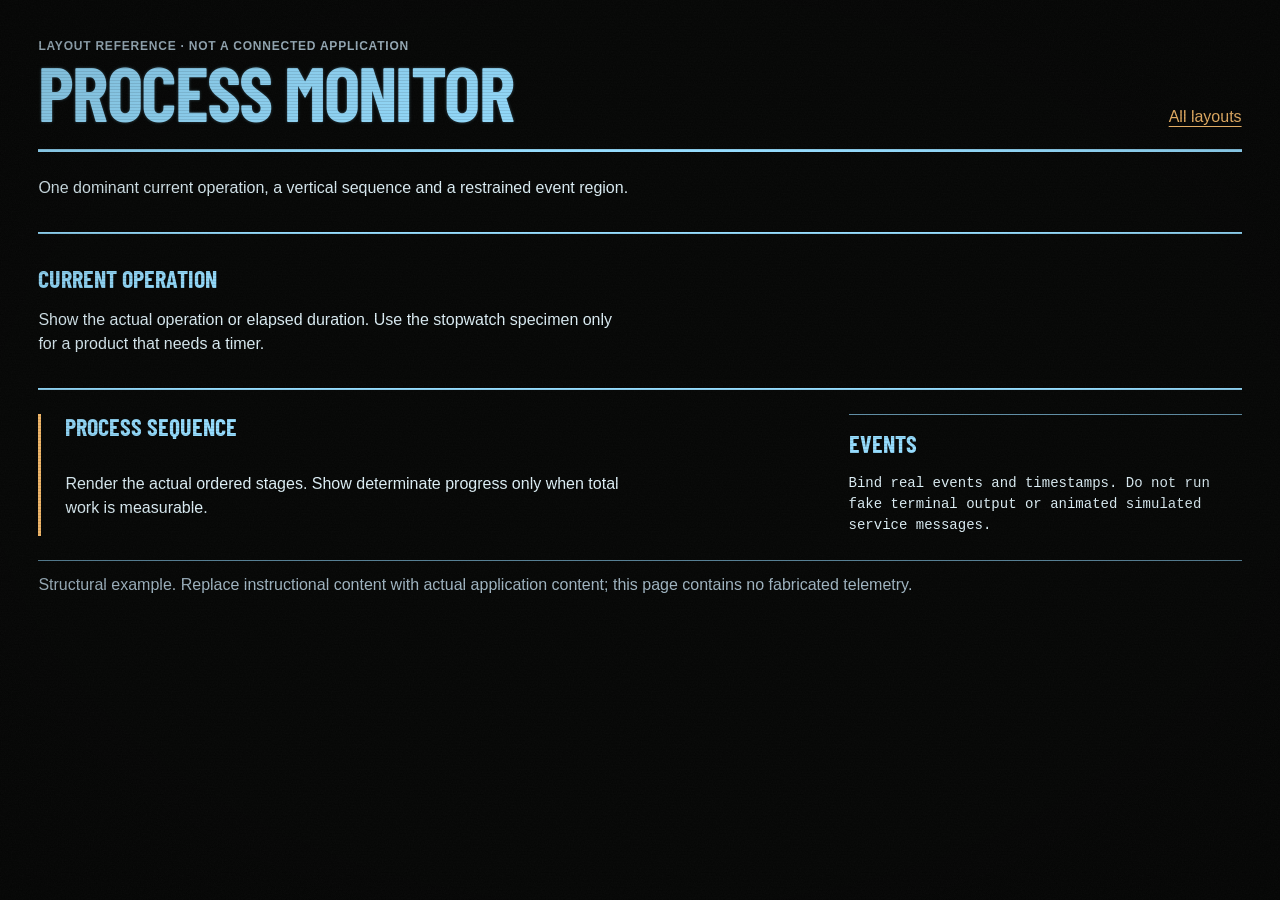
<file: evangelion-ui/assets/templates/process.html>
<!doctype html><html lang="en"><head><meta charset="utf-8"><meta name="viewport" content="width=device-width,initial-scale=1"><title>Process monitor — layout reference</title><link rel="stylesheet" href="../evangelion.css"><link rel="stylesheet" href="process.css"><style>body{margin:0;background:#050605}.eva-screen{min-height:100vh}.eva-layout p{max-width:65ch}</style></head><body><main class="eva eva-screen" data-template="process" data-palette="ice-blue" data-analog="subtle"><div class="eva-content"><header class="eva-header"><div><p class="eva-label">Layout reference · not a connected application</p><h1 class="eva-title eva-emission">Process monitor</h1></div><a href="index.html">All layouts</a></header><p style="margin-bottom:32px;max-width:70ch">One dominant current operation, a vertical sequence and a restrained event region.</p><div class="eva-layout"><section class="eva-main eva-stack"><h2 class="eva-heading">Current operation</h2><p>Show the actual operation or elapsed duration. Use the stopwatch specimen only for a product that needs a timer.</p></section><section class="eva-sequence eva-stack"><h2 class="eva-heading">Process sequence</h2><p>Render the actual ordered stages. Show determinate progress only when total work is measurable.</p></section><aside class="eva-detail eva-stack"><h2 class="eva-heading">Events</h2><p>Bind real events and timestamps. Do not run fake terminal output or animated simulated service messages.</p></aside></div><footer class="eva-footer">Structural example. Replace instructional content with actual application content; this page contains no fabricated telemetry.</footer></div></main></body></html>
</file>
<file: evangelion-ui/assets/evangelion.css>
@font-face { font-family: "Eva Condensed"; src: url("./fonts/BarlowCondensed-Bold.ttf") format("truetype"); font-weight:700; font-style:normal; font-display:swap; }
/* Framework-neutral primitives. Keep noise.svg next to this stylesheet. */
.eva {
  --eva-bg:#050605; --eva-surface:#0b0e0b; --eva-text:#ffe7b0;
  --eva-primary:#ffb52e; --eva-secondary:#70dfac; --eva-muted:#b8ad94;
  --eva-warning:#ffd34d; --eva-danger:#ff6255; --eva-success:#8be09b;
  --eva-border:#9c742b; --eva-focus:#e4fff2;
  --eva-font-heading:'Eva Condensed','Arial Narrow','Liberation Sans Narrow',Impact,sans-serif;
  --eva-font-body:Arial,Helvetica,sans-serif;
  --eva-font-mono:'Liberation Mono',Consolas,monospace;
  --eva-scale:1; --eva-space:16px;
  --eva-scanline:.10; --eva-grain:.035; --eva-vignette:.18; --eva-glow:3px;
  color:var(--eva-text); background:var(--eva-bg);
  font:calc(16px * var(--eva-scale))/1.5 var(--eva-font-body);
  color-scheme:dark; accent-color:var(--eva-primary);
}
.eva[data-palette="terminal-green"] { --eva-primary:#97ef9f; --eva-secondary:#ffcb6b; --eva-text:#dcf9d7; --eva-muted:#a1baa0; --eva-border:#628d67; }
.eva[data-palette="ice-blue"] { --eva-primary:#95ddff; --eva-secondary:#ffc16e; --eva-text:#e1f3fa; --eva-muted:#a3b8c5; --eva-border:#5f8da4; }
.eva[data-palette="unit-purple"] { --eva-primary:#c4a3ff; --eva-secondary:#aeef64; --eva-text:#eee4ff; --eva-muted:#b9adc9; --eva-border:#8e74ac; }
.eva[data-density="compact"] { --eva-space:12px; }
.eva[data-analog="cinematic"] { --eva-scanline:.16; --eva-grain:.065; --eva-vignette:.25; --eva-glow:5px; }
.eva *, .eva *::before, .eva *::after { box-sizing:border-box; }
.eva-screen { position:relative; isolation:isolate; min-height:100%; }
.eva-content { position:relative; z-index:1; padding:clamp(16px,3vw,40px); max-width:1600px; margin-inline:auto; }
.eva-screen::before, .eva-screen::after { content:""; position:absolute; inset:0; z-index:2; pointer-events:none; }
.eva-screen::before { background:repeating-linear-gradient(to bottom,transparent 0 2px,rgba(0,0,0,var(--eva-scanline)) 2px 3px),radial-gradient(ellipse at center,transparent 48%,rgba(0,0,0,var(--eva-vignette)) 100%); }
.eva-screen::after { background:url('./noise.svg') repeat; opacity:var(--eva-grain); }
.eva h1,.eva h2,.eva h3,.eva p { margin-block:0; }
.eva-title { font:700 clamp(36px,6vw,80px)/.96 var(--eva-font-heading); text-transform:uppercase; letter-spacing:-.025em; color:var(--eva-primary); overflow-wrap:anywhere; }
.eva-heading { font:700 calc(24px * var(--eva-scale))/1.08 var(--eva-font-heading); text-transform:uppercase; color:var(--eva-primary); }
.eva-label { font:700 calc(12px * var(--eva-scale))/1.4 var(--eva-font-body); text-transform:uppercase; letter-spacing:.065em; color:var(--eva-muted); }
.eva-emission { text-shadow:0 0 var(--eva-glow) color-mix(in srgb,currentColor 35%,transparent); }
.eva-muted { color:var(--eva-muted); }
.eva-header { display:flex; align-items:end; justify-content:space-between; gap:24px; padding-block-end:20px; border-block-end:3px solid var(--eva-primary); margin-block-end:24px; flex-wrap:wrap; }
.eva-panel { border:1px solid var(--eva-border); padding:var(--eva-space); min-width:0; background:var(--eva-surface); }
.eva-panel-title { display:flex; align-items:center; gap:12px; padding-block-end:12px; margin-block-end:20px; border-block-end:1px solid var(--eva-border); }
.eva-plate { display:inline-block; padding:2px 6px; border:1px solid currentColor; color:var(--eva-primary); font:700 16px/1.2 var(--eva-font-heading); text-transform:uppercase; }
.eva-grid { display:grid; grid-template-columns:minmax(0,1.6fr) minmax(0,1fr); gap:16px; align-items:start; }
.eva-stack { display:grid; gap:var(--eva-space); }
.eva-controls { display:flex; flex-wrap:wrap; gap:8px; }
.eva button,.eva select,.eva textarea,.eva input:not([type="checkbox"]):not([type="range"]):not([type="radio"]) { font:inherit; border:1px solid var(--eva-border); border-radius:0; color:var(--eva-text); background:var(--eva-bg); min-height:44px; padding:8px 12px; max-width:100%; }
.eva button { cursor:pointer; font-weight:700; }
.eva button:hover:not(:disabled) { border-color:var(--eva-primary); background:var(--eva-surface); }
.eva button.eva-button-primary { background:var(--eva-primary); color:var(--eva-bg); border-color:var(--eva-primary); }
.eva button.eva-button-primary:hover:not(:disabled) { background:var(--eva-primary); color:var(--eva-bg); outline:1px solid var(--eva-primary); outline-offset:2px; }
.eva button:disabled,.eva input:disabled,.eva select:disabled,.eva textarea:disabled { color:var(--eva-muted); background:var(--eva-surface); cursor:not-allowed; border-style:dashed; opacity:1; }
.eva a { color:var(--eva-secondary); text-underline-offset:4px; }
.eva :focus-visible { outline:2px solid var(--eva-focus); outline-offset:4px; }
.eva input[type="range"] { width:100%; min-height:32px; }
.eva input[type="checkbox"] { width:20px; height:20px; }
.eva-field { display:grid; gap:6px; }
.eva-field > :is(input,select,textarea) { width:100%; min-width:0; }
.eva textarea { resize:vertical; min-height:8rem; }
.eva textarea.eva-code { font-family:var(--eva-font-mono); font-size:calc(14px * var(--eva-scale)); line-height:1.65; tab-size:2; }
.eva input::placeholder,.eva textarea::placeholder { color:var(--eva-muted); opacity:1; }
.eva [aria-invalid="true"] { border-color:var(--eva-danger); }
.eva-help { color:var(--eva-muted); font-size:.875em; overflow-wrap:anywhere; }
.eva-field-error { color:var(--eva-danger); overflow-wrap:anywhere; }
.eva-field-error:empty { display:none; }
.eva-empty { border:1px dashed var(--eva-border); padding:var(--eva-space); color:var(--eva-muted); }
.eva-nav { display:flex; flex-wrap:wrap; gap:8px 20px; }
.eva-nav a { display:inline-flex; align-items:center; min-height:44px; padding-block:8px; }
.eva-nav [aria-current="page"] { color:var(--eva-primary); border-block-end:2px solid currentColor; text-decoration:none; }
.eva-readout { color:var(--eva-primary); font:700 clamp(40px,7vw,100px)/1 var(--eva-font-mono); font-variant-numeric:tabular-nums; letter-spacing:-.06em; max-width:100%; overflow-wrap:anywhere; }
.eva-status { color:var(--eva-secondary); border:1px solid currentColor; padding:4px 8px; display:inline-flex; gap:8px; align-items:center; font-weight:700; }
.eva-status[data-state="error"] { color:var(--eva-danger); }
.eva-status[data-state="warning"] { color:var(--eva-warning); }
.eva-status[data-state="success"] { color:var(--eva-success); }
.eva-status[data-state="unknown"] { color:var(--eva-muted); }
.eva-status[data-state="pending"] { color:var(--eva-primary); }
.eva-table { width:100%; border-collapse:collapse; font-variant-numeric:tabular-nums; }
.eva-table th,.eva-table td { padding:10px 8px; border-block-end:1px solid var(--eva-border); text-align:start; overflow-wrap:anywhere; }
.eva-table th { color:var(--eva-muted); font-weight:400; }
.eva-table td { color:var(--eva-text); }
.eva-table-wrap { overflow-x:auto; }
.eva-alert { border:2px solid var(--eva-danger); border-inline-start-width:8px; padding:16px; }
.eva-alert .eva-heading { color:var(--eva-danger); }
.eva-rule { height:1px; background:var(--eva-border); border:0; margin-block:24px; }
.eva-footer { border-block-start:1px solid var(--eva-border); margin-block-start:24px; padding-block-start:12px; color:var(--eva-muted); }
.eva[data-analog="off"] .eva-emission, .eva[data-analog="off"].eva-emission { text-shadow:none; }
.eva[data-analog="off"].eva-screen::before,.eva[data-analog="off"].eva-screen::after,.eva[data-analog="off"] .eva-screen::before,.eva[data-analog="off"] .eva-screen::after { display:none; }
@media(max-width:760px) { .eva-grid { grid-template-columns:minmax(0,1fr); } .eva-title { font-size:clamp(32px,9vw,60px); } .eva-readout { font-size:clamp(32px,9vw,66px); } }
@media(prefers-reduced-motion:reduce) { .eva[data-eva-motion],.eva[data-eva-motion]::before,.eva[data-eva-motion]::after,.eva [data-eva-motion],.eva [data-eva-motion]::before,.eva [data-eva-motion]::after { animation:none!important; transition:none!important; } }
@media(prefers-contrast:more) { .eva { --eva-border:var(--eva-text)!important; } .eva-screen::before,.eva-screen::after { display:none; } .eva-emission { text-shadow:none; } }
@media(forced-colors:active) { .eva-screen::before,.eva-screen::after { display:none; } .eva-emission { text-shadow:none; } .eva button,.eva button.eva-button-primary { color:ButtonText; background:ButtonFace; border:1px solid ButtonText; } .eva button:disabled { color:GrayText; border-color:GrayText; } .eva :focus-visible { outline-color:Highlight; } }
@media print { .eva { color-scheme:light; background:#fff; color:#000; --eva-bg:#fff!important; --eva-primary:#000!important; --eva-secondary:#000!important; --eva-text:#000!important; --eva-muted:#333!important; --eva-border:#777!important; --eva-surface:#fff!important; --eva-danger:#000!important; --eva-warning:#000!important; --eva-success:#000!important; } .eva-screen::before,.eva-screen::after { display:none; } .eva-emission { text-shadow:none; } }
</file>
<file: evangelion-ui/assets/inspector.css>
body.eva { margin:0; min-height:100vh; }
.inspector-header { padding-block:16px 24px; }
.inspector-intro { max-width:38ch; color:var(--eva-muted); }
.inspector-layout { display:grid; grid-template-columns:minmax(0,1.65fr) minmax(280px,1fr); gap:24px; margin-block:24px; align-items:start; }
.inspector-layout .eva-panel-title { margin-block-end:0; }
.inspector-summary { margin:0; }
.inspector-summary > div { display:grid; grid-template-columns:1fr 1fr; gap:12px; border-block-end:1px solid var(--eva-border); padding-block:12px; }
.inspector-summary dt { color:var(--eva-muted); }
.inspector-summary dd { margin:0; font-variant-numeric:tabular-nums; overflow-wrap:anywhere; text-align:end; }
.inspector-layout input[type=file] { padding:8px; font-size:.875em; }
.inspector-layout input::file-selector-button { font:inherit; background:var(--eva-surface); color:var(--eva-text); border:1px solid var(--eva-border); padding:8px; margin-inline-end:12px; cursor:pointer; }
.inspector-layout textarea { width:100%; }
.inspector-layout [hidden] { display:none; }
@media(max-width:820px) { .inspector-layout { grid-template-columns:minmax(0,1fr); gap:16px; } }
@media(max-width:440px) { .inspector-layout .eva-controls { flex-direction:column; } .inspector-layout .eva-controls button { width:100%; } .inspector-layout textarea.eva-code { font-size:16px; } }
@media print { .inspector-layout { display:block; } .inspector-layout > * { margin-block-end:20px; } .eva-nav,.inspector-layout .eva-controls { display:none; } }
</file>
<file: goosnav-early-web-design/assets/early-web.css>
/* Goosnav early-web software specimen. All rules stay inside .gn-web. */
.gn-web {
  --gew-ink: #171717;
  --gew-muted: #55554f;
  --gew-page: #f4f4f0;
  --gew-paper: #fff;
  --gew-chrome: #e9e9e4;
  --gew-edge: #85857c;
  --gew-rule: #c6c6bd;
  --gew-blue: #0033a0;
  --gew-blue-top: #174cbb;
  --gew-blue-wash: #eef3ff;
  --gew-red: #a32520;
  --gew-yellow: #ffcd00;
  --gew-visited: #683b83;
  --gew-ui: "Helvetica Neue", Helvetica, Arial, sans-serif;
  --gew-editorial: "Times New Roman", Times, serif;
  margin: 0;
  padding: 1.5rem;
  color: var(--gew-ink);
  background: var(--gew-page);
  font: 1rem/1.5 var(--gew-ui);
  color-scheme: light;
}
.gn-web *, .gn-web *::before, .gn-web *::after { box-sizing: border-box; }
.gn-web [hidden] { display: none !important; }
.gn-web a { color: var(--gew-blue); text-underline-offset: .18em; }
.gn-web a:visited { color: var(--gew-visited); }
.gn-web a:hover { text-decoration-thickness: 2px; }
.gn-web :focus-visible { outline: 3px solid var(--gew-blue); outline-offset: 3px; }
.gn-web :is(button, input, select) { font: inherit; }
.gn-web :is(button, select, summary) { cursor: pointer; }
.gn-web :is(input[type="search"], select) {
  min-height: 44px;
  min-width: 0;
  max-width: 100%;
  padding: .5rem .75rem;
  border: 1px solid var(--gew-edge);
  border-radius: 2px;
  background: var(--gew-paper);
  color: var(--gew-ink);
  box-shadow: inset 1px 1px 0 #d4d4cd;
}
.gn-web :is(input[type="checkbox"], input[type="radio"]) {
  width: 1.125rem;
  height: 1.125rem;
  margin: 0;
  flex: 0 0 auto;
  accent-color: var(--gew-blue);
}
.gn-web fieldset { min-width: 0; margin: 0; padding: 0; border: 0; }
.gn-web legend { padding: 0; font-weight: 700; }
.gn-web .gew-frame {
  max-width: 1100px;
  margin-inline: auto;
  border: 1px solid var(--gew-edge);
  background: var(--gew-paper);
}
.gn-web .gew-skip {
  position: absolute;
  top: .25rem;
  left: .25rem;
  transform: translateY(-200%);
  z-index: 10;
  padding: .75rem 1rem;
  background: var(--gew-paper);
  border: 1px solid var(--gew-ink);
}
.gn-web .gew-skip:focus { transform: translateY(0); }
.gn-web .gew-masthead {
  display: flex;
  flex-wrap: wrap;
  align-items: end;
  justify-content: space-between;
  gap: 1rem;
  padding: 1.75rem 1.75rem 1.25rem;
}
.gn-web .gew-wordmark { margin: 0; font-size: 2.25rem; font-weight: 800; line-height: 1; letter-spacing: -.055em; }
.gn-web .gew-kicker { margin: .45rem 0 0; font-size: .875rem; letter-spacing: .06em; }
.gn-web .gew-edition { margin: 0; color: var(--gew-muted); font-size: .875rem; }
.gn-web .gew-navigation {
  display: flex;
  flex-wrap: wrap;
  gap: 0;
  padding-inline: 1rem;
  border-block: 1px solid var(--gew-edge);
  background: linear-gradient(#fafaf7, var(--gew-chrome));
}
.gn-web .gew-navigation a {
  display: inline-flex;
  align-items: center;
  min-height: 44px;
  padding: .5rem .75rem;
  font-size: .9375rem;
  font-weight: 700;
}
.gn-web .gew-intro { padding: 1.75rem; }
.gn-web .gew-intro h1 { margin: 0 0 .5rem; font-size: clamp(1.6rem, 3.5vw, 2.25rem); line-height: 1.15; letter-spacing: -.035em; }
.gn-web .gew-editorial { max-width: 68ch; margin: 0; font: 1.25rem/1.45 var(--gew-editorial); }
.gn-web .gew-example-note {
  margin: 1rem 0 0;
  padding: .4rem .75rem;
  border-left: 4px solid var(--gew-yellow);
  font-size: .875rem;
  color: var(--gew-muted);
}
.gn-web .gew-titlebar {
  display: flex;
  flex-wrap: wrap;
  align-items: center;
  justify-content: space-between;
  gap: .25rem 1rem;
  padding: .55rem 1rem;
  border-block: 1px solid var(--gew-blue);
  color: #fff;
  background: linear-gradient(var(--gew-blue-top), var(--gew-blue));
}
.gn-web .gew-titlebar h2 { margin: 0; font-size: 1rem; }
.gn-web .gew-titlebar span { font-size: .875rem; }
.gn-web .gew-search {
  padding: 1rem;
  background: var(--gew-chrome);
  border-bottom: 1px solid var(--gew-edge);
}
.gn-web .gew-search label { display: block; margin-bottom: .35rem; font-size: .875rem; font-weight: 700; }
.gn-web .gew-search-line { display: flex; gap: .5rem; }
.gn-web .gew-search-line input { flex: 1; width: 100%; }
.gn-web .gew-button {
  display: inline-flex;
  align-items: center;
  justify-content: center;
  gap: .4rem;
  min-height: 44px;
  padding: .5rem .9rem;
  border: 1px solid var(--gew-edge);
  border-radius: 2px;
  background: linear-gradient(#fff, #e8e8e2);
  box-shadow: inset 1px 1px 0 #fff, 0 1px 0 #d0d0c7;
  color: var(--gew-ink);
  text-decoration: none;
  font-weight: 600;
  line-height: 1.25;
}
.gn-web .gew-button:hover:not(:disabled) { background: #fff; border-color: var(--gew-ink); }
.gn-web .gew-button:active:not(:disabled) { box-shadow: inset 1px 1px 0 #b9b9b0; background: #e1e1d9; }
.gn-web .gew-button--primary {
  border-color: var(--gew-blue);
  background: linear-gradient(var(--gew-blue-top), var(--gew-blue));
  color: #fff;
  box-shadow: inset 0 1px 0 #8da9e0, 0 1px 0 #a4a4a0;
}
.gn-web .gew-button--primary:hover:not(:disabled),
.gn-web .gew-button--primary:active:not(:disabled) { color: #fff; border-color: #00236e; background: #002b85; }
.gn-web .gew-button:disabled { cursor: not-allowed; background: #ededeb; color: #66665f; border-color: #aaa99e; box-shadow: none; }
.gn-web .gew-button[aria-pressed="true"] { background: var(--gew-blue-wash); border-color: var(--gew-blue); color: var(--gew-blue); box-shadow: inset 0 0 0 1px var(--gew-blue); }
.gn-web .gew-catalog-layout { display: grid; grid-template-columns: 200px minmax(0, 1fr); }
.gn-web .gew-sidebar { padding: 1rem; border-right: 1px solid var(--gew-edge); background: #fafaf7; }
.gn-web .gew-sidebar fieldset + fieldset { margin-top: 1.5rem; padding-top: 1rem; border-top: 1px solid var(--gew-rule); }
.gn-web .gew-sidebar legend { margin-bottom: .4rem; font-size: .9375rem; }
.gn-web .gew-choice { display: flex; align-items: center; gap: .6rem; min-height: 44px; cursor: pointer; font-size: .9375rem; }
.gn-web .gew-choice:has(input:checked) { font-weight: 700; color: var(--gew-blue); }
.gn-web .gew-small { font-size: .875rem; color: var(--gew-muted); }
.gn-web .gew-sidebar .gew-small { margin-block: .5rem 1rem; }
.gn-web .gew-results { min-width: 0; }
.gn-web .gew-toolbar {
  display: flex;
  flex-wrap: wrap;
  align-items: center;
  justify-content: space-between;
  gap: .5rem 1rem;
  padding: .75rem 1rem;
  border-bottom: 1px solid var(--gew-edge);
}
.gn-web .gew-count { margin: 0; font-size: .9375rem; font-weight: 700; }
.gn-web .gew-sort { display: flex; flex-wrap: wrap; align-items: center; gap: .5rem; font-size: .875rem; }
.gn-web .gew-list { list-style: none; margin: 0; padding: 0; }
.gn-web .gew-item { display: grid; grid-template-columns: 104px minmax(0, 1fr); gap: 1rem; padding: 1.25rem 1rem; border-bottom: 1px solid var(--gew-rule); }
.gn-web .gew-item:last-child { border-bottom: 0; }
.gn-web .gew-thumbnail { display: flex; flex-direction: column; align-items: stretch; align-self: start; border: 1px solid var(--gew-edge); background: #f8f8f4; }
.gn-web .gew-thumbnail svg { display: block; width: 100%; height: 72px; }
.gn-web .gew-thumbnail span { padding: .2rem .35rem; border-top: 1px solid var(--gew-rule); text-align: center; font: .75rem/1.4 var(--gew-ui); color: var(--gew-muted); }
.gn-web .gew-item-body { min-width: 0; overflow-wrap: anywhere; }
.gn-web .gew-item-heading { display: flex; flex-wrap: wrap; align-items: baseline; gap: .2rem .7rem; }
.gn-web .gew-item-heading h3 { margin: 0; font-size: 1.125rem; line-height: 1.35; }
.gn-web .gew-category { font-size: .8125rem; color: var(--gew-muted); }
.gn-web .gew-description { margin: .35rem 0 .5rem; font-size: .9375rem; }
.gn-web .gew-metadata { display: flex; flex-wrap: wrap; gap: .25rem 1rem; margin: 0; font-size: .875rem; color: var(--gew-muted); }
.gn-web .gew-metadata div { display: flex; gap: .3rem; }
.gn-web .gew-metadata dt { font-weight: 600; }
.gn-web .gew-metadata dd { margin: 0; }
.gn-web .gew-row-actions { display: flex; flex-wrap: wrap; align-items: center; gap: .5rem; margin-top: .75rem; }
.gn-web .gew-row-actions .gew-button { font-size: .875rem; }
.gn-web .gew-details { margin-top: .5rem; }
.gn-web .gew-details summary { width: fit-content; min-height: 44px; padding-block: .65rem; color: var(--gew-blue); font-size: .875rem; text-decoration: underline; text-underline-offset: .18em; }
.gn-web .gew-details p { margin: .25rem 0 .5rem; font-size: .9375rem; }
.gn-web .gew-detail-inner { padding: .75rem 1rem; border-left: 2px solid var(--gew-rule); background: #fafaf7; }
.gn-web .gew-state { margin: 1rem; padding: 1.25rem; border: 1px solid var(--gew-edge); background: #fafaf7; }
.gn-web .gew-state h3 { margin: 0 0 .5rem; font-size: 1.125rem; }
.gn-web .gew-state p { margin: .5rem 0 1rem; }
.gn-web .gew-state--error { border-left: 4px solid var(--gew-red); }
.gn-web .gew-state--error h3 { color: var(--gew-red); }
.gn-web .gew-state--busy { border-left: 4px solid var(--gew-blue); }
.gn-web .gew-footer { padding: 1.25rem 1.75rem; border-top: 1px solid var(--gew-edge); }
.gn-web .gew-footer h2 { margin: 0 0 .5rem; font-size: 1rem; }
.gn-web .gew-footer p { max-width: 68ch; margin: .5rem 0; font-size: .875rem; color: var(--gew-muted); }
.gn-web .gew-state-inspector { margin-top: 1rem; padding-top: .5rem; border-top: 1px solid var(--gew-rule); }
.gn-web .gew-state-inspector > summary { width: fit-content; min-height: 44px; padding-block: .65rem; color: var(--gew-blue); font-size: .875rem; }
.gn-web .gew-visually-hidden { position: absolute; width: 1px; height: 1px; padding: 0; margin: -1px; overflow: hidden; clip-path: inset(50%); white-space: nowrap; border: 0; }
@media (max-width: 700px) {
  .gn-web { padding: .5rem; }
  .gn-web .gew-masthead, .gn-web .gew-intro, .gn-web .gew-footer { padding: 1rem; }
  .gn-web .gew-catalog-layout { grid-template-columns: minmax(0, 1fr); }
  .gn-web .gew-sidebar { border-right: 0; border-bottom: 1px solid var(--gew-edge); }
  .gn-web .gew-sidebar fieldset { display: flex; flex-wrap: wrap; gap: 0 1rem; }
  .gn-web .gew-sidebar legend { width: 100%; }
  .gn-web .gew-sidebar fieldset + fieldset { margin-top: .5rem; padding-top: .5rem; }
  .gn-web .gew-sidebar .gew-small { margin: .25rem 0 .75rem; }
  .gn-web .gew-item { grid-template-columns: 80px minmax(0, 1fr); gap: .75rem; }
}
@media (max-width: 390px) {
  .gn-web .gew-search-line { flex-wrap: wrap; }
  .gn-web .gew-search-line input { flex-basis: 100%; }
  .gn-web .gew-search-line .gew-button { width: 100%; }
  .gn-web .gew-item { grid-template-columns: minmax(0, 1fr); }
  .gn-web .gew-thumbnail { width: 104px; }
  .gn-web .gew-row-actions { align-items: stretch; flex-direction: column; }
}
@media (prefers-reduced-motion: reduce) {
  .gn-web *, .gn-web *::before, .gn-web *::after { scroll-behavior: auto; animation: none; transition: none; }
}
@media (forced-colors: active) {
  .gn-web .gew-button, .gn-web .gew-titlebar { border: 1px solid ButtonText; }
  .gn-web .gew-button[aria-pressed="true"] { outline: 2px solid Highlight; }
  .gn-web :focus-visible { outline-color: Highlight; }
}
</file>
<file: goosnav-web-design/assets/goosnav.css>
/* Opt in with class="goosnav-ui" on the application root. No font/network dependency. */
.goosnav-ui {
  --gn-paper: #fff;
  --gn-ink: #111;
  --gn-muted: #565656;
  --gn-line: #c9c9c9;
  --gn-surface: #f4f4f1;
  --gn-blue: #1746c7;
  --gn-yellow: #ffd100;
  --gn-red: #b42318;
  --gn-action: var(--gn-blue);
  --gn-action-hover: #103591;
  --gn-attention: var(--gn-yellow);
  --gn-error: var(--gn-red);
  --gn-success: #17623b;
  --gn-display: "Helvetica Neue", Helvetica, Arial, sans-serif;
  --gn-prose: "Times New Roman", Times, serif;
  --gn-mono: ui-monospace, "SFMono-Regular", Consolas, "Liberation Mono", monospace;
  --gn-page: 1100px;
  --gn-measure: 68ch;
  --gn-space-1: .5rem;
  --gn-space-2: 1rem;
  --gn-space-3: 1.75rem;
  --gn-space-4: 3rem;
  margin: 0;
  color: var(--gn-ink);
  background: var(--gn-paper);
  color-scheme: light;
  font: 16px/1.5 var(--gn-display);
}
.goosnav-ui *, .goosnav-ui *::before, .goosnav-ui *::after { box-sizing: border-box; }
.goosnav-ui [hidden] { display: none !important; }
.goosnav-ui ::selection { color: var(--gn-ink); background: var(--gn-yellow); }
.goosnav-ui a { color: var(--gn-action); text-underline-offset: .18em; }
.goosnav-ui a:hover { text-decoration-thickness: 2px; }
.goosnav-ui :focus-visible { outline: 3px solid var(--gn-blue); outline-offset: 3px; }
.goosnav-ui :target { scroll-margin-top: 1rem; }
.goosnav-ui h1, .goosnav-ui h2, .goosnav-ui h3 { margin: 0; font-weight: 750; line-height: 1.12; }
.goosnav-ui p { margin: 0 0 1rem; }
.goosnav-ui button, .goosnav-ui input, .goosnav-ui textarea { font: inherit; }
.goosnav-ui button {
  min-height: 44px; padding: .65rem 1rem; border: 1px solid var(--gn-ink);
  border-radius: 0; color: var(--gn-ink); background: var(--gn-paper);
  font-weight: 700; line-height: 1.25; cursor: pointer;
  transition: background-color .12s ease, color .12s ease;
}
.goosnav-ui button:hover:not(:disabled) { background: var(--gn-surface); }
.goosnav-ui button:active:not(:disabled) { transform: translateY(1px); }
.goosnav-ui button.gn-primary { color: #fff; background: var(--gn-action); border-color: var(--gn-action); }
.goosnav-ui button.gn-primary:hover:not(:disabled) { background: var(--gn-action-hover); border-color: var(--gn-action-hover); }
.goosnav-ui button:disabled { color: #606060; background: #eee; border-color: #aaa; cursor: not-allowed; transform: none; }
.goosnav-ui textarea {
  display: block; width: 100%; min-height: 15rem; resize: vertical;
  border: 1px solid var(--gn-ink); border-radius: 0; padding: 1rem;
  color: var(--gn-ink); background: var(--gn-paper); font: .9rem/1.65 var(--gn-mono);
}
.goosnav-ui textarea:disabled { background: var(--gn-surface); }
.goosnav-ui [aria-invalid="true"] { border-color: var(--gn-error); outline-color: var(--gn-error); }
.goosnav-ui input[type="file"] { width: 100%; min-width: 0; font-size: .875rem; }
.goosnav-ui input[type="file"]::file-selector-button {
  min-height: 44px; padding: .5rem .8rem; margin-right: .8rem; border: 1px solid var(--gn-ink);
  border-radius: 0; color: var(--gn-ink); background: var(--gn-paper); font: 700 .875rem var(--gn-display); cursor: pointer;
}
.goosnav-ui input[type="file"]::file-selector-button:hover { background: var(--gn-surface); }
.goosnav-ui input[type="checkbox"] { width: 18px; height: 18px; margin: 0; accent-color: var(--gn-action); flex: none; }
.goosnav-ui .gn-frame { max-width: var(--gn-page); margin: 0 auto; padding: 0 1.5rem; }
.goosnav-ui .gn-skip { position: absolute; left: 1rem; top: -10rem; padding: .75rem; background: var(--gn-paper); z-index: 10; }
.goosnav-ui .gn-skip:focus { top: 1rem; }
.goosnav-ui .gn-header { display: flex; flex-wrap: wrap; justify-content: space-between; align-items: center; gap: .75rem; padding: 1.25rem 0; }
.goosnav-ui .gn-wordmark { color: var(--gn-ink); font-size: 1.1rem; font-weight: 800; letter-spacing: -.035em; }
.goosnav-ui .gn-kicker { font-size: .75rem; font-weight: 700; letter-spacing: .08em; text-transform: uppercase; }
.goosnav-ui .gn-tag { display: inline-block; padding: .2rem .5rem; color: var(--gn-ink); background: var(--gn-attention); font-size: .75rem; font-weight: 700; }
.goosnav-ui .gn-nav { display: flex; flex-wrap: wrap; gap: 0 1.75rem; border-top: 1px solid var(--gn-ink); border-bottom: 1px solid var(--gn-ink); }
.goosnav-ui .gn-nav a { display: inline-flex; align-items: center; min-height: 44px; color: var(--gn-ink); font-size: .8rem; font-weight: 700; text-decoration: none; }
.goosnav-ui .gn-nav a[aria-current="page"] { box-shadow: inset 0 -3px var(--gn-action); }
.goosnav-ui .gn-nav a:hover { color: var(--gn-action); }
.goosnav-ui .gn-intro { display: block; padding: 1.5rem 0; }
.goosnav-ui .gn-intro h1 { font-size: clamp(1.7rem, 3vw, 2.2rem); letter-spacing: -.035em; line-height: 1.1; }
.goosnav-ui .gn-prose { font-family: var(--gn-prose); font-size: 1.15rem; line-height: 1.45; max-width: var(--gn-measure); }
.goosnav-ui .gn-intro .gn-prose { margin: .8rem 0 0; }
.goosnav-ui .gn-workbench { display: grid; grid-template-columns: minmax(0, 1fr) minmax(0, 1fr); border-top: 2px solid var(--gn-ink); }
.goosnav-ui .gn-pane { min-width: 0; padding: 1.5rem 0; }
.goosnav-ui .gn-pane:first-child { padding-right: 1.75rem; }
.goosnav-ui .gn-pane + .gn-pane { border-left: 1px solid var(--gn-line); padding-left: 1.75rem; }
.goosnav-ui .gn-section-head { display: flex; flex-wrap: wrap; justify-content: space-between; align-items: baseline; gap: .5rem; margin-bottom: 1.25rem; }
.goosnav-ui .gn-section-head h2 { font-size: 1.25rem; letter-spacing: -.02em; }
.goosnav-ui .gn-state { max-width: 100%; overflow-wrap: anywhere; font-size: .75rem; font-weight: 700; color: var(--gn-muted); }
.goosnav-ui .gn-state[data-state="ready"] { color: var(--gn-success); }
.goosnav-ui .gn-state[data-state="error"] { color: var(--gn-error); }
.goosnav-ui .gn-controls { border: 0; padding: 0; margin: 0; min-width: 0; }
.goosnav-ui .gn-label { display: block; margin: 0 0 .4rem; font-size: .875rem; font-weight: 700; }
.goosnav-ui .gn-field { margin-bottom: 1.25rem; }
.goosnav-ui .gn-help, .goosnav-ui .gn-file-note { display: block; margin: .4rem 0 0; color: var(--gn-muted); font-size: .8rem; overflow-wrap: anywhere; }
.goosnav-ui .gn-options { display: flex; flex-wrap: wrap; gap: .1rem 1.25rem; margin: .75rem 0; }
.goosnav-ui .gn-check { display: inline-flex; align-items: center; gap: .5rem; min-height: 44px; font-size: .875rem; cursor: pointer; }
.goosnav-ui .gn-actions { display: flex; flex-wrap: wrap; align-items: center; gap: .65rem; }
.goosnav-ui .gn-actions .gn-primary { margin-right: auto; }
.goosnav-ui .gn-error { border-left: 3px solid var(--gn-error); color: var(--gn-error); padding: .5rem .75rem; margin: 1rem 0; font-size: .875rem; }
.goosnav-ui .gn-status { min-height: 1.5em; margin: .8rem 0 0; font-size: .825rem; color: var(--gn-muted); }
.goosnav-ui .gn-metrics { display: grid; grid-template-columns: repeat(3, minmax(0, 1fr)); gap: .75rem; margin: 0 0 1.25rem; padding-bottom: 1rem; border-bottom: 1px solid var(--gn-line); }
.goosnav-ui .gn-metrics dt { color: var(--gn-muted); font-size: .75rem; }
.goosnav-ui .gn-metrics dd { margin: .1rem 0 0; font: 500 clamp(1.15rem, 2.5vw, 1.6rem)/1.3 var(--gn-mono); font-variant-numeric: tabular-nums; }
.goosnav-ui .gn-output { background: var(--gn-surface); border: 1px solid var(--gn-line); min-height: 15rem; }
.goosnav-ui .gn-empty { padding: 2rem 1.25rem; }
.goosnav-ui .gn-empty strong { display: block; margin-bottom: .6rem; font-size: 1.1rem; }
.goosnav-ui .gn-empty p { color: var(--gn-muted); max-width: 32ch; }
.goosnav-ui .gn-output pre { margin: 0; padding: 1rem; max-height: 24rem; overflow: auto; white-space: pre-wrap; overflow-wrap: anywhere; font: .85rem/1.65 var(--gn-mono); }
.goosnav-ui .gn-output-actions { display: flex; flex-wrap: wrap; align-items: center; gap: .6rem; margin-top: 1rem; }
.goosnav-ui .gn-output-actions span { color: var(--gn-muted); font-size: .75rem; overflow-wrap: anywhere; }
.goosnav-ui .gn-format { display: grid; grid-template-columns: .5fr 1fr; gap: 1.75rem; padding: 1.5rem 0; border-top: 1px solid var(--gn-ink); }
.goosnav-ui .gn-format h2 { font-size: 1rem; }
.goosnav-ui .gn-format p { max-width: 65ch; font: 1rem/1.5 var(--gn-prose); margin: 0; }
.goosnav-ui .gn-footer { display: flex; flex-wrap: wrap; justify-content: space-between; gap: .75rem; padding: 1.25rem 0 2rem; border-top: 1px solid var(--gn-ink); color: var(--gn-muted); font-size: .75rem; }
.goosnav-ui .gn-visually-hidden { position: absolute; width: 1px; height: 1px; padding: 0; margin: -1px; overflow: hidden; clip-path: inset(50%); white-space: nowrap; border: 0; }
@media (max-width: 760px) {
  .goosnav-ui .gn-intro { grid-template-columns: 1fr; gap: 1.25rem; padding-top: 2rem; }
  .goosnav-ui .gn-intro h1 br { display: none; }
  .goosnav-ui .gn-workbench { grid-template-columns: minmax(0, 1fr); }
  .goosnav-ui .gn-pane:first-child { padding-right: 0; }
  .goosnav-ui .gn-pane + .gn-pane { padding-left: 0; border-left: 0; border-top: 1px solid var(--gn-ink); }
  .goosnav-ui .gn-format { grid-template-columns: 1fr; gap: .75rem; }
}
@media (max-width: 400px) {
  .goosnav-ui .gn-frame { padding: 0 1rem; }
  .goosnav-ui .gn-intro h1 { font-size: 1.7rem; }
  .goosnav-ui .gn-actions button { flex: 1 1 auto; }
  .goosnav-ui .gn-actions .gn-primary { flex-basis: 100%; }
}
@media (prefers-reduced-motion: reduce) {
  .goosnav-ui *, .goosnav-ui *::before, .goosnav-ui *::after { transition: none !important; animation: none !important; scroll-behavior: auto !important; }
  .goosnav-ui button:active:not(:disabled) { transform: none; }
}
@media (forced-colors: active) {
  .goosnav-ui .gn-nav a[aria-current="page"] { border-bottom: 3px solid LinkText; }
  .goosnav-ui .gn-tag, .goosnav-ui .gn-output { border: 1px solid CanvasText; }
  .goosnav-ui :focus-visible { outline-color: Highlight; }
}

.goosnav-ui .gn-format summary { min-height: 44px; padding: .65rem 0; cursor: pointer; font-size: .875rem; font-weight: 700; }
</file>
<file: evangelion-ui/assets/templates/analysis.css>
/* Import ../evangelion.css first. Scope this recipe to data-template="analysis". */
.eva[data-template="analysis"] .eva-layout{display:grid;grid-template-columns:minmax(0,3fr) minmax(180px,1fr);gap:16px}.eva[data-template="analysis"] .eva-layout .eva-main{min-height:360px;display:grid;align-content:space-between;border:1px solid var(--eva-primary);padding:24px}.eva[data-template="analysis"] .eva-layout .eva-rail{grid-column:1/-1;border-block:1px solid var(--eva-border);padding-block:12px}.eva[data-template="analysis"] .eva-layout .eva-detail{border-inline-start:2px solid var(--eva-secondary);padding-inline-start:16px}@media(max-width:760px){.eva[data-template="analysis"] .eva-layout{grid-template-columns:minmax(0,1fr)}.eva[data-template="analysis"] .eva-layout .eva-main{min-height:240px}}
</file>
<file: evangelion-ui/assets/templates/approval.css>
/* Import ../evangelion.css first. Scope this recipe to data-template="approval". */
.eva[data-template="approval"] .eva-layout{display:grid;grid-template-columns:repeat(2,minmax(0,1fr));gap:24px;max-width:1000px;margin-inline:auto}.eva[data-template="approval"] .eva-layout .eva-main{grid-column:1/-1;max-width:620px;justify-self:center;border-block:3px solid var(--eva-primary);padding:24px}.eva[data-template="approval"] .eva-layout .eva-node{position:relative;border:1px solid var(--eva-border);padding:28px;background:linear-gradient(135deg,var(--eva-surface),var(--eva-surface));border-radius:0}.eva[data-template="approval"] .eva-layout .eva-node::before{content:'';position:absolute;inset:6px;pointer-events:none;border:1px solid var(--eva-border);clip-path:polygon(20px 0,100% 0,100% 100%,0 100%,0 20px)}@media(max-width:620px){.eva[data-template="approval"] .eva-layout{grid-template-columns:minmax(0,1fr)}.eva[data-template="approval"] .eva-layout .eva-main{grid-column:auto}}
</file>
<file: evangelion-ui/assets/templates/catalog.css>
/* Import ../evangelion.css first. Scope this recipe to data-template="catalog". */
.eva[data-template="catalog"] .eva-layout{display:grid;grid-template-columns:minmax(0,3fr) minmax(240px,2fr);gap:32px}.eva[data-template="catalog"] .eva-layout .eva-media{aspect-ratio:4/3;display:grid;align-content:center;padding:32px;border-block:1px solid var(--eva-border);background:var(--eva-surface)}.eva[data-template="catalog"] .eva-layout .eva-main{border-block-start:5px solid var(--eva-primary);padding-block-start:24px}.eva[data-template="catalog"] .eva-layout .eva-detail{grid-column:1/-1;border-block-start:1px solid var(--eva-border);padding-block-start:24px}.eva[data-template="catalog"] .eva-layout img{display:block;width:100%;height:auto;object-fit:contain}@media(max-width:760px){.eva[data-template="catalog"] .eva-layout{grid-template-columns:minmax(0,1fr)}.eva[data-template="catalog"] .eva-layout .eva-detail{grid-column:auto}}
</file>
<file: evangelion-ui/assets/templates/dossier.css>
/* Import ../evangelion.css first. Scope this recipe to data-template="dossier". */
.eva[data-template="dossier"] .eva-layout{display:grid;grid-template-columns:minmax(150px,.6fr) minmax(0,2fr);gap:48px}.eva[data-template="dossier"] .eva-layout .eva-main{max-width:70ch;font-size:18px;line-height:1.7}.eva[data-template="dossier"] .eva-layout .eva-rail{border-block-start:3px solid var(--eva-primary);padding-block-start:16px}.eva[data-template="dossier"] .eva-layout .eva-detail{grid-column:2;border-block-start:1px solid var(--eva-border);padding-block-start:24px}.eva[data-template=dossier] .eva-title{font-family:Georgia,'Times New Roman',serif;font-weight:700;letter-spacing:-.06em;text-transform:none;max-width:12ch}@media(max-width:760px){.eva[data-template="dossier"] .eva-layout{grid-template-columns:minmax(0,1fr);gap:24px}.eva[data-template="dossier"] .eva-layout .eva-detail{grid-column:auto}}
</file>
<file: evangelion-ui/assets/templates/operations.css>
/* Import ../evangelion.css first. Scope this recipe to data-template="operations". */
 .eva[data-template="operations"] .eva-layout {display:grid;grid-template-columns:minmax(140px,.55fr) minmax(0,2fr) minmax(200px,1fr);gap:16px}.eva[data-template="operations"] .eva-layout .eva-rail{border-inline-end:2px solid var(--eva-primary);padding-inline-end:16px}.eva[data-template="operations"] .eva-layout .eva-main{min-width:0}.eva[data-template="operations"] .eva-layout .eva-detail{border-block-start:5px solid var(--eva-secondary)} @media(max-width:900px){.eva[data-template="operations"] .eva-layout{grid-template-columns:minmax(0,1fr)}.eva[data-template="operations"] .eva-layout .eva-rail{border-inline-end:0;border-block-end:1px solid var(--eva-border);padding-block-end:16px}}
</file>
<file: evangelion-ui/assets/templates/process.css>
/* Import ../evangelion.css first. Scope this recipe to data-template="process". */
.eva[data-template="process"] .eva-layout{display:grid;grid-template-columns:minmax(0,2fr) minmax(220px,1fr);gap:24px}.eva[data-template="process"] .eva-layout .eva-main{grid-column:1/-1;border-block:2px solid var(--eva-primary);padding:32px 0}.eva[data-template="process"] .eva-layout .eva-sequence{border-inline-start:3px solid var(--eva-secondary);padding-inline-start:24px}.eva[data-template="process"] .eva-layout .eva-detail{font-family:var(--eva-font-mono);font-size:14px;border-block-start:1px solid var(--eva-border);padding-block-start:16px}@media(max-width:700px){.eva[data-template="process"] .eva-layout{grid-template-columns:minmax(0,1fr)}.eva[data-template="process"] .eva-layout .eva-main{grid-column:auto}}
</file>
